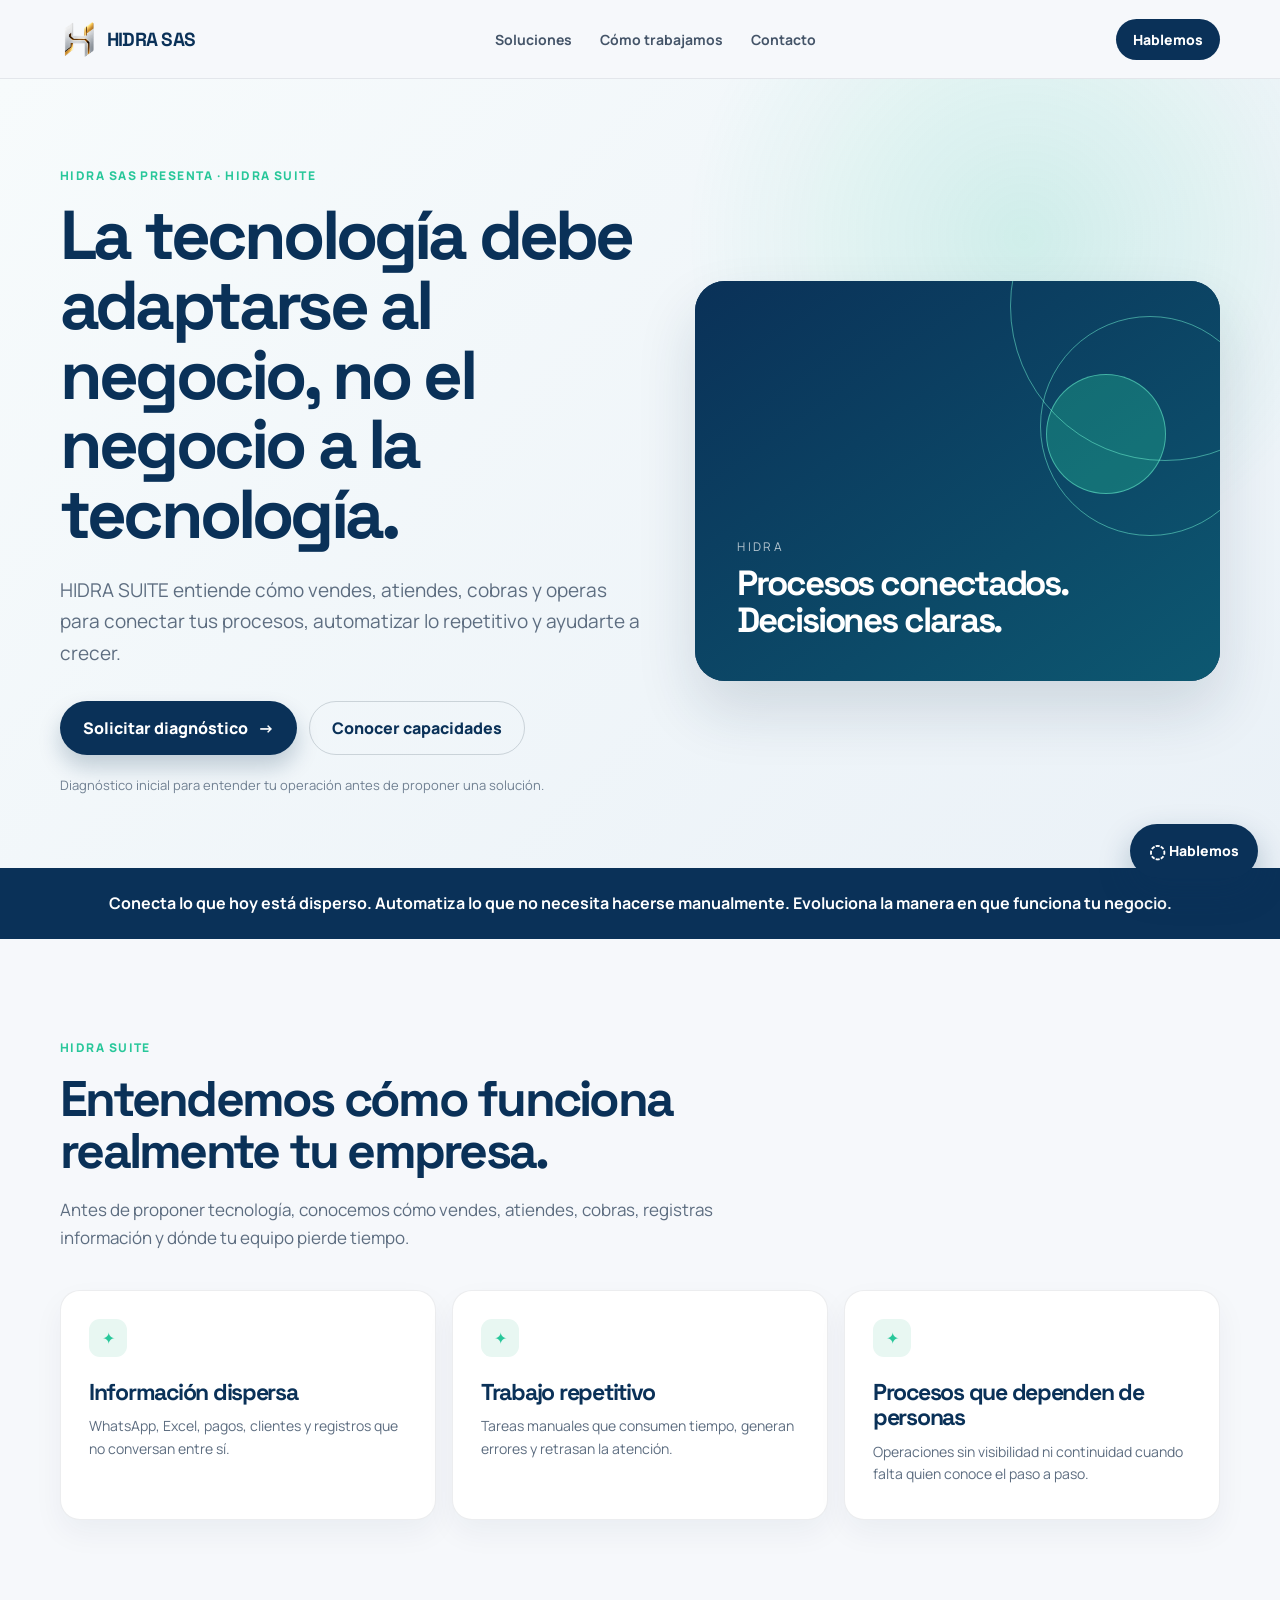
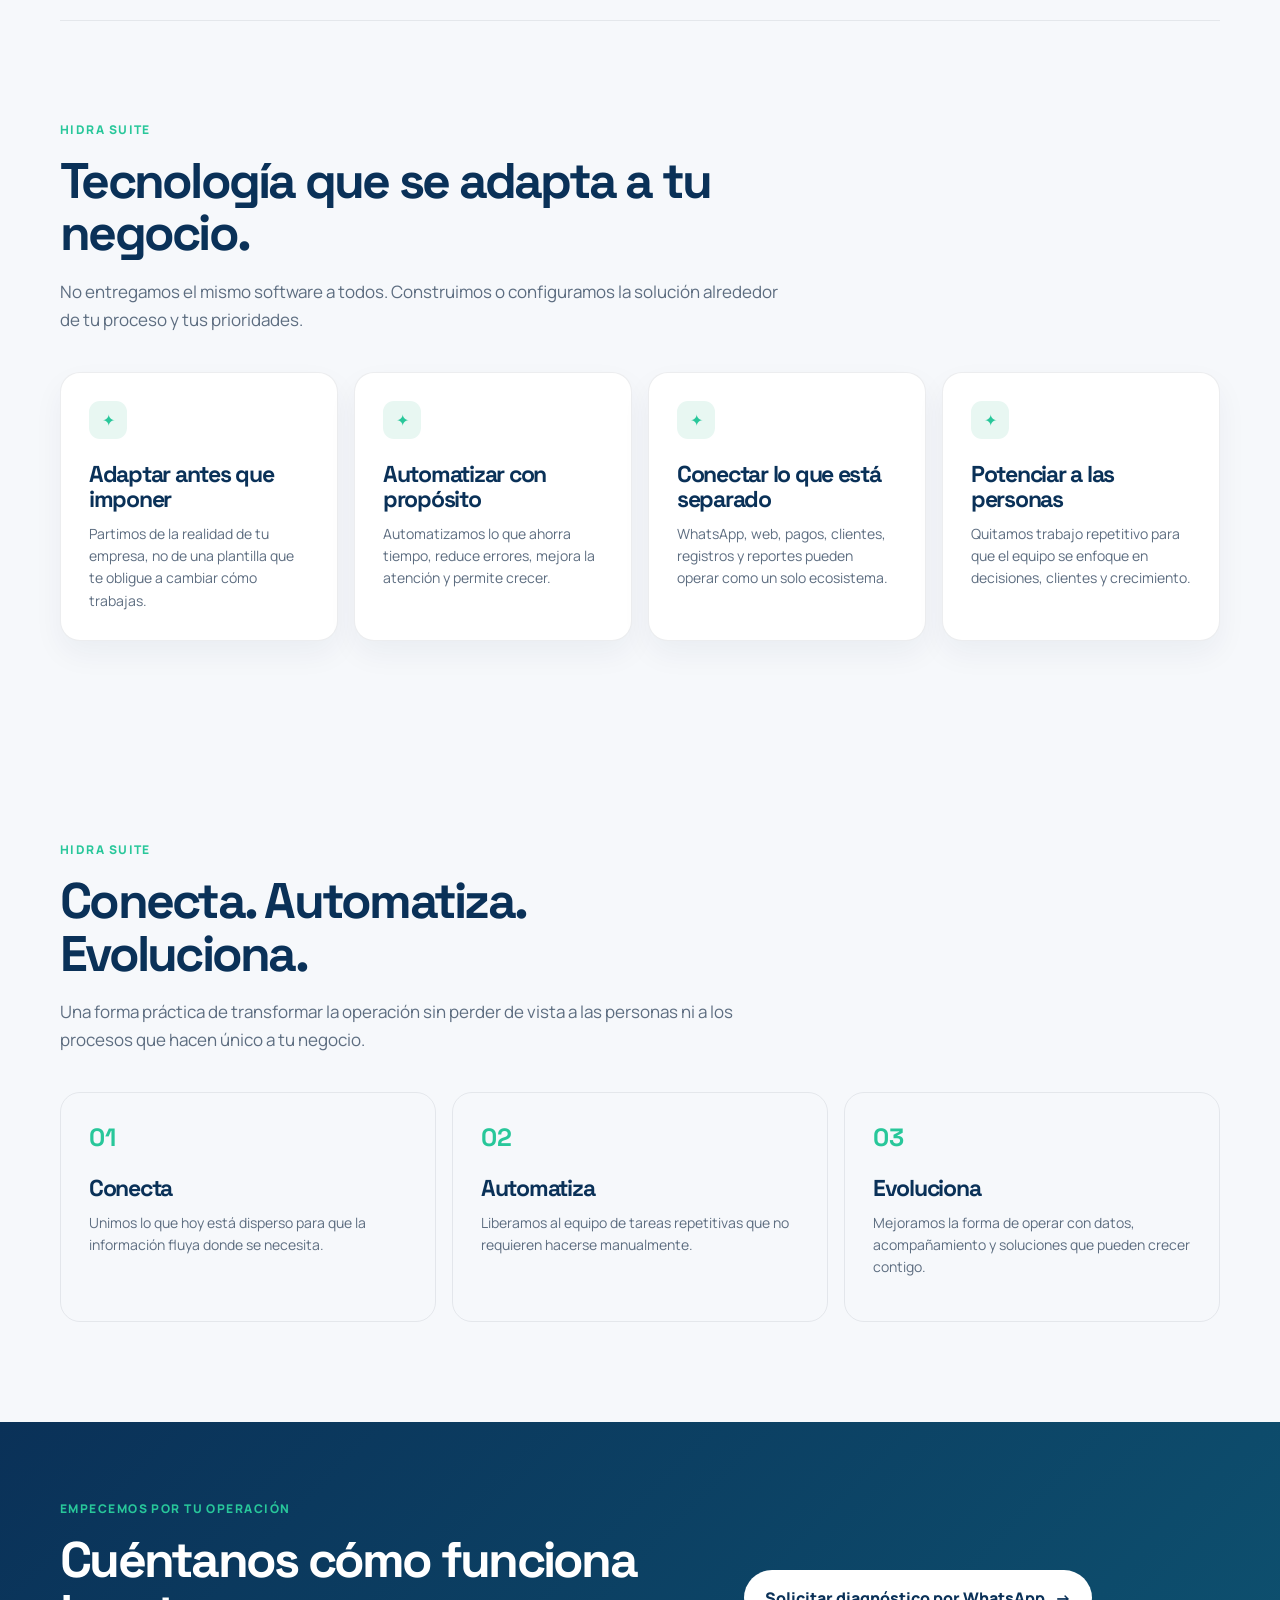
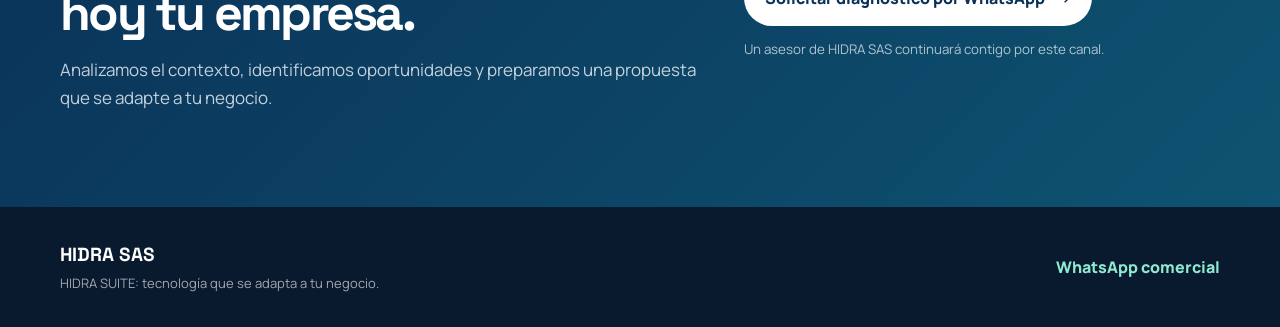
<file: index.html>
<!doctype html>
<html lang="es">
  <head>
    <meta charset="utf-8" />
    <meta name="viewport" content="width=device-width, initial-scale=1" />
    <meta name="theme-color" content="#071b35" />
    <meta name="description" content="HIDRA SAS presenta HIDRA SUITE: tecnología que se adapta a la operación real de cada empresa." />
    <meta property="og:title" content="HIDRA SAS | HIDRA SUITE" />
    <meta property="og:description" content="Conecta. Automatiza. Evoluciona." />
    <meta property="og:image" content="/hidra-sas-logo.png" />
    <meta property="og:type" content="website" />
    <meta name="twitter:card" content="summary_large_image" />
    <title>HIDRA SAS | HIDRA SUITE</title>
    <link rel="icon" href="/hidra-sas-logo.png" />
    <link rel="preconnect" href="https://fonts.googleapis.com" />
    <link rel="preconnect" href="https://fonts.gstatic.com" crossorigin />
    <link href="https://fonts.googleapis.com/css2?family=Manrope:wght@400;500;600;700;800&family=Space+Grotesk:wght@500;600;700&display=swap" rel="stylesheet" />
    <link rel="stylesheet" href="/suite.css" />
    <script src="/config.js"></script>
  </head>
  <body>
    <main id="app" aria-live="polite"></main>
    <script>
      (function () {
        var path = String(window.location.pathname || "/").replace(/\/+$/, "") || "/";
        var script = document.createElement("script");
        script.defer = true;

        if (path === "/" || path === "/index.html") {
          window.__HIDRA_SUITE_CONFIG__ = {
            apiBaseUrl: String(window.HIDRA_API_BASE_URL || "").trim(),
            slug: "hidra-suite"
          };
          script.src = "/suite.js";
        } else if (path.indexOf("/negocio/") === 0 || path.indexOf("/retail/") === 0) {
          script.src = "/negocio-app.js";
        } else {
          window.__PUBLIC_SITE_CONFIG__ = {
            apiBaseUrl: String(window.HIDRA_API_BASE_URL || "").trim(),
            mode: "raffles"
          };
          var font = document.createElement("link");
          font.rel = "stylesheet";
          font.href = "https://fonts.googleapis.com/css2?family=Poppins:wght@400;500;700;800;900&display=swap";
          document.head.appendChild(font);
          var stylesheet = document.createElement("link");
          stylesheet.rel = "stylesheet";
          stylesheet.href = "/raffles.css";
          document.head.appendChild(stylesheet);
          script.src = "/raffles-app.js";
        }

        document.head.appendChild(script);
      })();
    </script>
  </body>
</html>
</file>
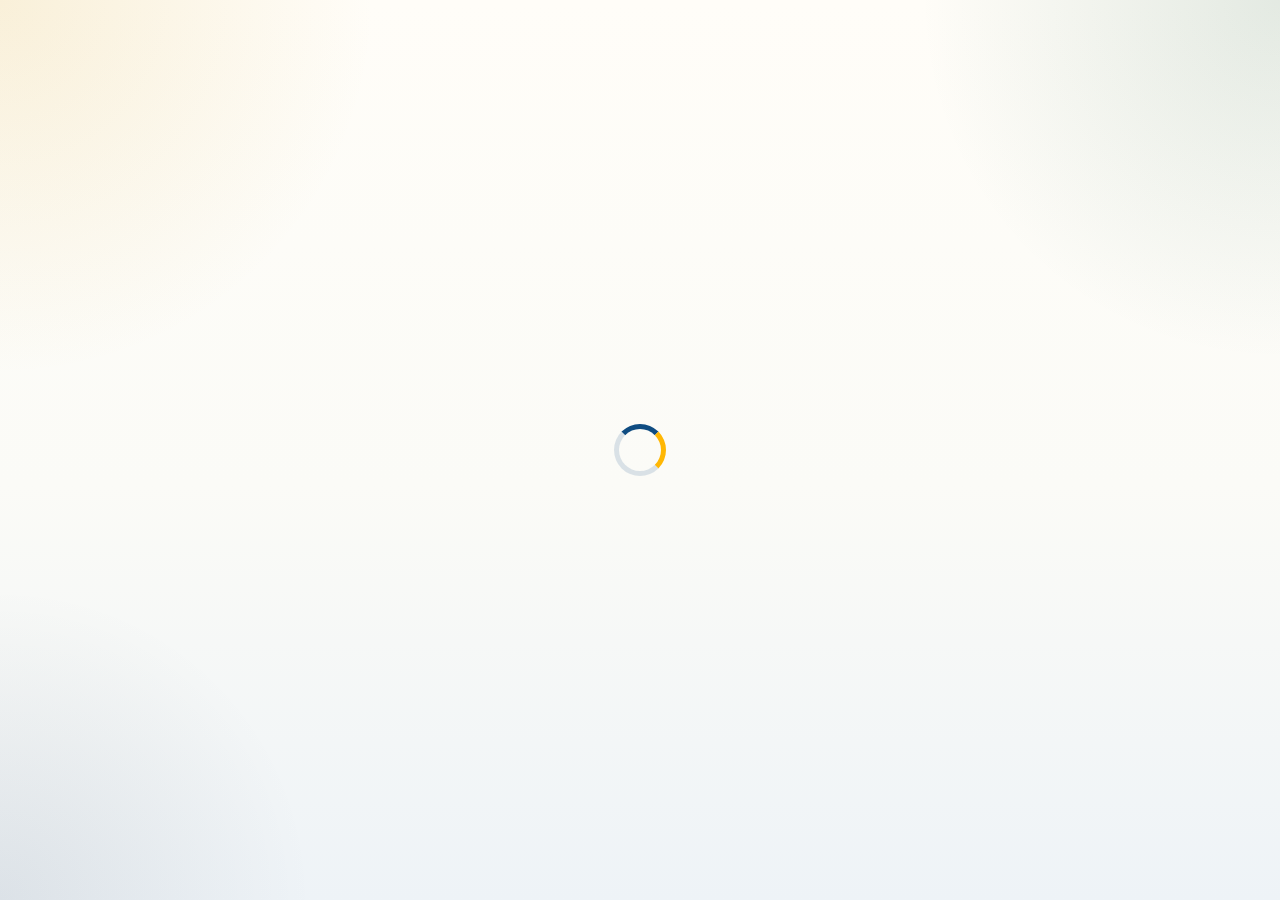
<file: elagropecuario/index.html>
<!doctype html>
<html lang="es">
  <head>
    <meta charset="utf-8" />
    <meta name="viewport" content="width=device-width, initial-scale=1" />
    <meta name="theme-color" content="#0f172a" />
    <title>El Agropecuario</title>
    <link rel="icon" href="/logo.png" />
    <link rel="preconnect" href="https://fonts.googleapis.com" />
    <link rel="preconnect" href="https://fonts.gstatic.com" crossorigin />
    <link href="https://fonts.googleapis.com/css2?family=Poppins:wght@400;500;700;800;900&display=swap" rel="stylesheet" />
    <link rel="stylesheet" href="/raffles.css" />
    <script src="/config.js"></script>
    <script>
      window.__PUBLIC_SITE_CONFIG__ = {
        apiBaseUrl: String(window.HIDRA_API_BASE_URL || "").trim(),
        mode: "raffles"
      };
    </script>
    <script defer src="/raffles-app.js"></script>
  </head>
  <body>
    <div id="app">
      <div class="loading-shell">
        <div class="loading-card">
          <div class="loading-badge">Cargando sitio publico</div>
          <h1>Preparando tu pagina de rifas</h1>
          <p>Estamos leyendo la configuracion del sorteo.</p>
        </div>
      </div>
    </div>
  </body>
</html>
</file>
<file: suite.css>
:root { color-scheme: light; }
* { box-sizing: border-box; }
html { scroll-behavior: smooth; }
body { margin: 0; background: #f6f8fb; color: #11233a; font-family: Manrope, Arial, sans-serif; }
a { color: inherit; text-decoration: none; }
.corporate-page { --ink: #11233a; --muted: #5d6d80; --pale: #e8f7f2; overflow: hidden; }
.corporate-shell { width: min(1160px, calc(100% - 40px)); margin: 0 auto; }
.corporate-header { position: sticky; top: 0; z-index: 20; background: rgba(246,248,251,.92); backdrop-filter: blur(14px); border-bottom: 1px solid rgba(17,35,58,.08); }
.nav-wrap { height: 78px; display: flex; align-items: center; justify-content: space-between; gap: 24px; }
.brand { display: inline-flex; align-items: center; gap: 10px; font-family: "Space Grotesk", sans-serif; font-size: 19px; font-weight: 700; letter-spacing: -.04em; color: var(--brand); }
.brand img { width: 37px; height: 37px; object-fit: contain; border-radius: 9px; }
nav { display: flex; gap: 28px; color: #445468; font-size: 14px; font-weight: 700; }
nav a:hover { color: var(--brand); }
.nav-cta, .button-primary, .button-secondary, .button-light { display: inline-flex; align-items: center; justify-content: center; gap: 10px; border-radius: 999px; font-weight: 800; transition: transform .2s ease, box-shadow .2s ease; }
.nav-cta { padding: 11px 17px; background: var(--brand); color: white; font-size: 14px; }
.hero { background: radial-gradient(circle at 80% 20%, rgba(40,199,154,.16), transparent 28%), linear-gradient(135deg, #f7fbfc 0%, #eaf1f7 100%); padding: 88px 0 74px; }
.hero-grid { display: grid; grid-template-columns: 1.05fr .95fr; align-items: center; gap: 55px; }
.eyebrow { color: var(--accent); font-size: 12px; font-weight: 800; letter-spacing: .12em; margin: 0 0 17px; }
h1, h2, h3 { font-family: "Space Grotesk", sans-serif; letter-spacing: -.055em; }
h1 { font-size: clamp(42px, 5.4vw, 70px); line-height: 1.01; margin: 0; color: var(--brand); max-width: 740px; }
.hero-text { max-width: 630px; margin: 25px 0 0; color: var(--muted); font-size: 19px; line-height: 1.65; }
.hero-actions { display: flex; flex-wrap: wrap; gap: 12px; margin-top: 32px; }
.button-primary { padding: 16px 23px; background: var(--brand); color: #fff; box-shadow: 0 12px 22px rgba(10,49,88,.22); }
.button-secondary { padding: 15px 22px; border: 1px solid rgba(17,35,58,.17); color: var(--brand); }
.button-primary:hover, .button-secondary:hover, .button-light:hover, .nav-cta:hover { transform: translateY(-2px); }
.hero-note { font-size: 13px; color: #708092; margin: 21px 0 0; }
.hero-visual { min-height: 400px; border-radius: 30px; overflow: hidden; box-shadow: 0 30px 60px rgba(21,48,75,.14); background: var(--brand); }
.hero-visual img { width: 100%; height: 100%; min-height: 400px; object-fit: cover; display: block; }
.visual-placeholder { position: relative; height: 400px; display: flex; flex-direction: column; justify-content: flex-end; padding: 42px; overflow: hidden; color: white; background: linear-gradient(145deg, var(--brand), #0d5871); }
.visual-placeholder span { font-size: 12px; letter-spacing: .2em; opacity: .7; }
.visual-placeholder strong { font-family: "Space Grotesk", sans-serif; font-size: 35px; line-height: 1.05; letter-spacing: -.06em; margin-top: 10px; position: relative; z-index: 2; }
.visual-placeholder i { position: absolute; border: 1px solid rgba(120,255,218,.48); border-radius: 50%; width: 310px; height: 310px; top: -130px; right: -100px; }.visual-placeholder i:nth-child(3){width:220px;height:220px;top:35px;right:-40px}.visual-placeholder i:nth-child(4){width:120px;height:120px;top:93px;right:54px;background:rgba(42,205,157,.3)}
.trust-band { background: var(--brand); color: white; padding: 23px 0; }.trust-band p { margin: 0; text-align: center; font-weight: 700; line-height: 1.55; }
.corporate-section { padding: 100px 0; width: min(1160px, calc(100% - 40px)); margin: 0 auto; }.corporate-section:nth-child(even) { border-top: 1px solid rgba(17,35,58,.08); }
.section-heading { max-width: 720px; margin-bottom: 38px; }.section-heading h2, .diagnostic-inner h2 { font-size: clamp(32px, 4vw, 50px); line-height: 1.05; margin: 0; color: var(--brand); }.section-heading > p:not(.eyebrow) { color: var(--muted); font-size: 17px; line-height: 1.65; margin: 18px 0 0; }
.corporate-cards { display: grid; grid-template-columns: repeat(auto-fit, minmax(240px, 1fr)); gap: 16px; }.corporate-card { background: white; padding: 28px; min-height: 230px; border: 1px solid rgba(17,35,58,.08); border-radius: 20px; box-shadow: 0 13px 30px rgba(22,45,70,.05); }.card-spark { display: grid; place-items: center; width: 38px; height: 38px; color: var(--accent); background: var(--pale); border-radius: 11px; }.corporate-card h3 { font-size: 23px; line-height: 1.1; margin: 23px 0 10px; color: var(--brand); }.corporate-card p { margin: 0; color: var(--muted); line-height: 1.6; font-size: 14px; }.step-number { color: var(--accent); font-family: "Space Grotesk", sans-serif; font-weight: 700; font-size: 25px; }.is-steps .corporate-card { background: transparent; box-shadow: none; }.corporate-note { border: 1px dashed #aebdcb; padding: 22px; color: var(--muted); border-radius: 16px; }
.diagnostic-cta { background: linear-gradient(135deg, var(--brand), #0e5371); color: white; padding: 78px 0; }.diagnostic-inner { display:grid; grid-template-columns: 1.15fr .85fr; gap:40px; align-items:center; }.diagnostic-inner h2 { color:white; }.diagnostic-inner > div:first-child > p:not(.eyebrow) { color:rgba(255,255,255,.76); font-size:17px; line-height:1.65; max-width:690px; }.button-light { background:white; color:var(--brand); padding:17px 21px; }.diagnostic-inner small { display:block; margin-top:14px; color:rgba(255,255,255,.68); line-height:1.5; }
.faq-section { padding-bottom: 84px; }.faq-list { display:grid; gap:10px; max-width:850px; }.faq-list details { background:white; padding:19px 20px; border-radius:14px; border:1px solid rgba(17,35,58,.09); }.faq-list summary { cursor:pointer; color:var(--brand); font-weight:800; }.faq-list p { color:var(--muted); line-height:1.6; margin:14px 0 0; }
footer { background:#091a2e; color:white; padding:35px 0; }.footer-inner { display:flex; justify-content:space-between; gap:24px; align-items:center; }.footer-inner strong { font-family:"Space Grotesk",sans-serif; font-size:19px; }.footer-inner p { color:rgba(255,255,255,.62); margin:7px 0 0; font-size:13px; }.footer-inner a { color:#8ee9d0; font-weight:800; }
@media (max-width: 820px) { .corporate-header { position:relative; }.nav-wrap{height:68px}.nav-wrap nav{display:none}.hero{padding:58px 0 48px}.hero-grid,.diagnostic-inner{grid-template-columns:1fr;gap:35px}.hero-visual,.hero-visual img,.visual-placeholder{min-height:300px;height:300px}.corporate-section{padding:68px 0}.corporate-cards{grid-template-columns:1fr}.corporate-card{min-height:0}.footer-inner{align-items:flex-start;flex-direction:column}.hero-text{font-size:17px} }
@media (max-width: 440px) { .corporate-shell,.corporate-section{width:min(100% - 28px,1160px)}.brand{font-size:17px}.nav-cta{padding:9px 13px}.hero-actions > a{width:100%}.visual-placeholder{padding:28px}.visual-placeholder strong{font-size:29px} }
.hs-chat{position:fixed;right:22px;bottom:22px;z-index:50}.hs-chat-launcher{border:0;border-radius:999px;background:var(--brand,#0a3158);box-shadow:0 14px 32px rgba(10,49,88,.28);color:#fff;cursor:pointer;font:800 14px Manrope,Arial;padding:14px 19px}.hs-chat-launcher span{font-size:19px;vertical-align:-2px}.hs-chat-panel{position:absolute;right:0;bottom:62px;width:min(390px,calc(100vw - 30px));overflow:hidden;background:#fff;border:1px solid rgba(17,35,58,.13);border-radius:20px;box-shadow:0 24px 70px rgba(8,25,47,.28)}.hs-chat-panel[hidden]{display:none}.hs-chat-panel header{display:flex;align-items:center;justify-content:space-between;padding:16px 18px;background:var(--brand,#0a3158);color:#fff}.hs-chat-panel header strong,.hs-chat-panel header span{display:block}.hs-chat-panel header strong{font-size:14px}.hs-chat-panel header span{margin-top:3px;color:rgba(255,255,255,.72);font-size:12px}.hs-chat-panel header button{border:0;background:transparent;color:#fff;cursor:pointer;font-size:26px;line-height:1}.hs-chat-content{padding:15px}.hs-chat-intro p{color:#52647e;font-size:14px;line-height:1.55;margin:0 0 15px}.hs-chat-intro label{display:block;color:#33465e;font-size:12px;font-weight:800;margin:10px 0}.hs-chat input,.hs-chat textarea{width:100%;border:1px solid #d9e1eb;border-radius:10px;font:14px Manrope,Arial;margin-top:5px;padding:10px;resize:none}.hs-chat form button{border:0;border-radius:10px;background:var(--brand,#0a3158);color:#fff;cursor:pointer;font:800 13px Manrope,Arial;padding:11px 14px;width:100%}.hs-chat form button:disabled{opacity:.6;cursor:wait}.hs-chat-messages{display:grid;gap:9px;height:300px;overflow-y:auto;padding:2px}.hs-chat-bubble{max-width:86%;border-radius:13px;font-size:13px;line-height:1.45;padding:10px 12px;white-space:pre-wrap}.hs-chat-bubble.is-agent{background:#edf3f8;color:#25394f;justify-self:start}.hs-chat-bubble.is-customer{background:var(--brand,#0a3158);color:#fff;justify-self:end}.hs-chat-composer{display:grid;grid-template-columns:1fr auto;gap:8px;margin-top:11px}.hs-chat-composer button{width:auto;padding:0 14px}@media(max-width:440px){.hs-chat{right:14px;bottom:14px}.hs-chat-panel{right:-2px;bottom:58px}.hs-chat-messages{height:260px}}
</file>
<file: raffles.css>
:root {
  --bg: #fffdf8;
  --surface: rgba(255, 255, 255, 0.94);
  --surface-strong: #ffffff;
  --text: #102238;
  --muted: #5b6678;
  --primary: #08192f;
  --secondary: #d6a11e;
  --accent: #1d5f46;
  --line: rgba(11, 35, 64, 0.1);
  --shadow: 0 18px 50px rgba(11, 35, 64, 0.12);
  --radius-xl: 30px;
  --radius-lg: 22px;
  --radius-md: 16px;
}

* {
  box-sizing: border-box;
}

html {
  scroll-behavior: smooth;
}

body {
  margin: 0;
  font-family: "Poppins", sans-serif;
  background:
    radial-gradient(circle at top left, rgba(214, 161, 30, 0.14), transparent 24%),
    radial-gradient(circle at top right, rgba(29, 95, 70, 0.12), transparent 23%),
    radial-gradient(circle at bottom left, rgba(8, 25, 47, 0.08), transparent 20%),
    linear-gradient(180deg, #fffdf8 0%, #fbfbf7 54%, #eef3f7 100%);
  color: var(--text);
}

a {
  color: inherit;
}

button {
  font: inherit;
}

.page {
  min-height: 100vh;
}

.shell {
  width: min(1240px, calc(100% - 32px));
  margin: 0 auto;
}

.topbar {
  position: sticky;
  top: 0;
  z-index: 50;
  overflow: hidden;
  background:
    linear-gradient(135deg, rgba(6, 18, 36, 0.995), rgba(10, 28, 48, 0.985) 52%, rgba(18, 68, 53, 0.965)),
    linear-gradient(180deg, rgba(255, 255, 255, 0.02), rgba(255, 255, 255, 0));
  border-bottom: 1px solid rgba(255, 216, 122, 0.18);
  box-shadow: 0 14px 34px rgba(8, 25, 47, 0.22);
  isolation: isolate;
}

.topbar::before {
  content: "";
  position: absolute;
  inset: 0;
  background:
    linear-gradient(
      90deg,
      rgba(255, 255, 255, 0) 0%,
      rgba(255, 255, 255, 0.03) 18%,
      rgba(255, 248, 214, 0.16) 31%,
      rgba(255, 216, 122, 0.22) 44%,
      rgba(255, 248, 214, 0.16) 57%,
      rgba(255, 255, 255, 0.03) 72%,
      rgba(255, 255, 255, 0) 100%
    );
  filter: blur(5px);
  opacity: 0.58;
  animation: topbarGlow 8s ease-in-out infinite;
  pointer-events: none;
}

.topbar::after {
  content: "";
  position: absolute;
  left: -40%;
  right: -40%;
  bottom: 0;
  height: 3px;
  background: linear-gradient(
    90deg,
    rgba(255, 255, 255, 0),
    rgba(255, 255, 255, 0.16),
    rgba(255, 255, 255, 0.8),
    rgba(255, 228, 153, 0.95),
    rgba(255, 255, 255, 0.8),
    rgba(255, 255, 255, 0.16),
    rgba(255, 255, 255, 0)
  );
  box-shadow: 0 0 16px rgba(255, 216, 122, 0.55);
  opacity: 0.92;
  animation: topbarSheen 5.4s ease-in-out infinite;
  pointer-events: none;
}

.page:not(.retail-page) .topbar-inner {
  display: grid;
  grid-template-columns: minmax(220px, 280px) minmax(0, 1fr) minmax(210px, 250px);
  align-items: center;
  gap: 10px;
  padding: 12px 0 14px;
}

.page:not(.retail-page) .topbar-main {
  display: contents;
}

.page:not(.retail-page) .topbar-main .brand {
  grid-column: 1;
}

.page:not(.retail-page) .topbar-main .top-actions {
  grid-column: 3;
  justify-self: end;
}

.page:not(.retail-page) .topbar-inner > .top-nav-desktop {
  grid-column: 2;
  grid-row: 1;
}

.page:not(.retail-page) .topbar-inner > .topbar-mobile-panel {
  grid-column: 1 / -1;
  grid-row: 2;
}

.topbar a[href="#faq"] {
  display: none;
}

.page:not(.retail-page) .topbar-main {
  align-items: center;
  gap: 18px;
  min-width: 0;
}

.brand {
  display: flex;
  align-items: center;
  gap: 14px;
  font-weight: 900;
  letter-spacing: -0.03em;
  color: #fff;
  flex: 0 0 auto;
}

.brand-mark {
  width: 86px;
  height: 86px;
  border-radius: 26px;
  background: linear-gradient(180deg, rgba(255, 255, 255, 0.12), rgba(255, 255, 255, 0.05));
  color: #fff;
  display: grid;
  place-items: center;
  font-weight: 900;
  box-shadow: 0 16px 30px rgba(8, 25, 47, 0.24);
  border: 1px solid rgba(255, 255, 255, 0.16);
}

.brand-name {
  font-size: 22px;
  line-height: 1.1;
  color: #fff;
  text-transform: uppercase;
  letter-spacing: 0.02em;
  text-shadow: 0 1px 0 rgba(0, 0, 0, 0.18);
}

.brand-subtitle {
  display: block;
  color: rgba(255, 255, 255, 0.72);
  font-weight: 500;
  font-size: 12px;
  margin-top: 3px;
}

.top-nav {
  display: flex;
  align-items: center;
  justify-content: center;
  gap: 12px;
  width: 100%;
  min-width: 0;
}

.top-nav-desktop {
  flex-wrap: wrap;
}

.top-nav a,
.top-nav-button {
  display: inline-flex;
  align-items: center;
  min-height: 40px;
  padding: 0 14px;
  color: rgba(255, 255, 255, 0.92);
  text-decoration: none;
  font-size: 13px;
  font-weight: 800;
  text-transform: uppercase;
  letter-spacing: 0.08em;
  white-space: nowrap;
  border-radius: 999px;
  border: 1px solid transparent;
  background: rgba(255, 255, 255, 0);
  transition:
    color 0.18s ease,
    transform 0.18s ease,
    background 0.18s ease,
    border-color 0.18s ease,
    box-shadow 0.18s ease;
}

.top-nav a:hover,
.top-nav-button:hover {
  color: #ffe08a;
  transform: translateY(-1px);
  background: rgba(255, 255, 255, 0.06);
  border-color: rgba(255, 216, 122, 0.18);
  box-shadow: 0 10px 18px rgba(8, 25, 47, 0.12);
}

.top-nav-button {
  appearance: none;
  cursor: pointer;
}

.top-actions {
  display: flex;
  align-items: center;
  gap: 10px;
  flex-wrap: wrap;
  flex: 0 0 auto;
}

.topbar-menu-toggle {
  display: none;
  background: rgba(255, 255, 255, 0.08);
  color: #fff;
  border: 1px solid rgba(255, 255, 255, 0.16);
  box-shadow: none;
  padding: 10px 14px;
  border-radius: 999px;
}

.topbar-menu-toggle:hover {
  background: rgba(255, 255, 255, 0.12);
  border-color: rgba(255, 255, 255, 0.24);
}

.topbar-menu-icon {
  display: inline-grid;
  place-items: center;
  width: 20px;
  height: 20px;
  font-size: 20px;
  line-height: 1;
  color: #fff;
}

.topbar-menu-label {
  font-size: 12px;
  font-weight: 800;
  letter-spacing: 0.08em;
  text-transform: uppercase;
}

.topbar-mobile-panel {
  display: none;
}

.topbar.is-menu-open .topbar-mobile-panel {
  display: grid;
}

.topbar-mobile-panel a,
.topbar-mobile-results {
  display: flex;
  align-items: center;
  justify-content: space-between;
  padding: 13px 15px;
  border-radius: 16px;
  text-decoration: none;
  font-size: 13px;
  font-weight: 800;
  letter-spacing: 0.06em;
  text-transform: uppercase;
  color: rgba(255, 255, 255, 0.94);
  background: rgba(255, 255, 255, 0.05);
  border: 1px solid rgba(255, 216, 122, 0.12);
}

.topbar-mobile-results {
  width: 100%;
  cursor: pointer;
  margin-top: 8px;
}

.topbar-mobile-panel a + a {
  margin-top: 8px;
}

.pill {
  padding: 10px 14px;
  border-radius: 999px;
  background: rgba(255, 255, 255, 0.7);
  border: 1px solid rgba(15, 23, 42, 0.08);
  font-size: 13px;
  font-weight: 700;
  color: var(--muted);
}

.button {
  display: inline-flex;
  align-items: center;
  justify-content: center;
  gap: 10px;
  padding: 14px 18px;
  border-radius: 16px;
  border: 1px solid transparent;
  text-decoration: none;
  font-weight: 800;
  transition: transform 0.18s ease, box-shadow 0.18s ease, background 0.18s ease;
  cursor: pointer;
}

.button:hover {
  transform: translateY(-1px);
}

.button:disabled,
.button.is-disabled {
  opacity: 0.55;
  pointer-events: none;
  transform: none;
}

.button.primary {
  background: linear-gradient(135deg, #0b2340, #1f7a4d);
  color: #fff;
  box-shadow: 0 14px 28px rgba(11, 35, 64, 0.2);
}

.topbar-cta {
  background: transparent;
  color: #ffffff;
  border-radius: 999px;
  border: 1px solid rgba(255, 255, 255, 0.16);
  box-shadow: none;
  padding: 10px 12px 10px 10px;
  gap: 8px;
}

.topbar-cta:hover {
  background: rgba(255, 255, 255, 0.05);
  border-color: rgba(255, 255, 255, 0.26);
}

.button.secondary {
  background: rgba(255, 255, 255, 0.92);
  color: var(--primary);
  border-color: rgba(15, 23, 42, 0.12);
}

.button.gold {
  background: linear-gradient(135deg, #f3c756, #d79f22);
  color: #08192f;
  box-shadow: 0 14px 30px rgba(214, 161, 30, 0.22);
  text-shadow: 0 1px 0 rgba(255, 255, 255, 0.2);
}

.button.gold:hover {
  background: linear-gradient(135deg, #f7d16d, #e0ab2f);
  color: #08192f;
}

.button.whatsapp {
  background: linear-gradient(135deg, #25d366, #1f7a4d);
  color: #fff;
  box-shadow: 0 14px 30px rgba(37, 211, 102, 0.28);
}

.button.whatsapp:hover {
  background: linear-gradient(135deg, #39e07b, #14a36a);
}

.whatsapp-icon {
  display: inline-grid;
  place-items: center;
  width: 22px;
  height: 22px;
  flex: 0 0 auto;
  color: #111111;
  filter: drop-shadow(0 1px 0 rgba(255, 255, 255, 0.28));
}

.whatsapp-icon svg {
  width: 22px;
  height: 22px;
  display: block;
}

.hero {
  padding: 26px 0 14px;
}

.hero-card {
  position: relative;
  overflow: hidden;
  border-radius: 36px;
  background:
    linear-gradient(135deg, rgba(8, 25, 47, 0.97), rgba(12, 34, 58, 0.93) 54%, rgba(29, 95, 70, 0.9)),
    radial-gradient(circle at top right, rgba(214, 161, 30, 0.28), transparent 30%),
    radial-gradient(circle at bottom left, rgba(255, 255, 255, 0.1), transparent 28%);
  color: white;
  box-shadow: var(--shadow);
  border: 1px solid rgba(255, 255, 255, 0.08);
}

.hero-grid {
  display: grid;
  grid-template-columns: 0.9fr 1.1fr;
  gap: 24px;
  align-items: center;
  padding: 36px;
}

.hero-copy {
  display: grid;
  align-content: center;
  justify-items: center;
  gap: 6px;
}

.hero-company-line {
  position: relative;
  width: 100%;
  margin-bottom: 6px;
  color: #fffdf4;
  font-family: Georgia, "Times New Roman", serif;
  font-size: clamp(18px, 1.75vw, 26px);
  line-height: 1;
  font-weight: 700;
  letter-spacing: 0.03em;
  text-transform: uppercase;
  text-align: center;
  white-space: nowrap;
  text-shadow: 0 8px 18px rgba(0, 0, 0, 0.18);
}

.hero-company-line::after {
  content: "";
  position: absolute;
  left: 50%;
  bottom: -8px;
  width: min(340px, 62%);
  height: 2px;
  border-radius: 999px;
  background: linear-gradient(90deg, rgba(255, 255, 255, 0), rgba(255, 224, 138, 0.92), rgba(255, 255, 255, 0));
  transform: translateX(-50%);
}

.hero-brand {
  display: flex;
  justify-content: center;
  align-items: center;
  gap: 14px;
  width: 100%;
  margin: 16px 0 2px;
}

.hero-brand-mark {
  width: 324px;
  height: 324px;
  border-radius: 44px;
  overflow: hidden;
  background: rgba(255, 255, 255, 0.1);
  border: 1px solid rgba(255, 255, 255, 0.16);
  box-shadow: 0 34px 62px rgba(8, 25, 47, 0.28);
  flex: 0 0 auto;
}

.hero-brand-mark img {
  width: 100%;
  height: 100%;
  object-fit: cover;
  display: block;
}

.eyebrow {
  display: inline-flex;
  align-items: center;
  gap: 8px;
  padding: 10px 14px;
  border-radius: 999px;
  background: rgba(255, 255, 255, 0.08);
  color: #fff4cc;
  font-size: 13px;
  font-weight: 800;
}

.hero-cta-note {
  margin-top: 12px;
}

.hero-slogan {
  margin: 16px 0 0;
  max-width: 100%;
  text-align: center;
  color: #fff9e1;
  font-size: clamp(16px, 1.65vw, 20px);
  line-height: 1.02;
  letter-spacing: -0.03em;
  font-weight: 600;
  white-space: nowrap;
  text-shadow: none;
}

.hero-raffle-greeting {
  margin-top: 12px;
  max-width: min(540px, 100%);
  padding: 12px 16px;
  border-radius: 18px;
  border: 1px solid rgba(255, 248, 225, 0.22);
  background: linear-gradient(135deg, rgba(15, 23, 42, 0.28), rgba(15, 23, 42, 0.14));
  color: #fff9e1;
  text-align: center;
  font-size: clamp(14px, 1.55vw, 17px);
  line-height: 1.45;
  font-weight: 600;
  box-shadow: 0 12px 26px rgba(15, 23, 42, 0.12);
  backdrop-filter: blur(10px);
}

.hero-actions {
  display: flex;
  gap: 12px;
  flex-wrap: wrap;
  margin-top: 18px;
  justify-content: center;
}

.hero-trustline {
  display: flex;
  flex-wrap: wrap;
  gap: 10px;
  margin-top: 18px;
  justify-content: center;
}

.hero-trustline span {
  display: inline-flex;
  align-items: center;
  min-height: 38px;
  padding: 9px 13px;
  border-radius: 999px;
  background: rgba(255, 255, 255, 0.08);
  border: 1px solid rgba(255, 255, 255, 0.1);
  color: rgba(255, 255, 255, 0.9);
  font-size: 12px;
  font-weight: 700;
}

.hero-secondary {
  background: rgba(255, 255, 255, 0.9);
  color: #0b2340;
  border-color: rgba(255, 255, 255, 0.24);
  box-shadow: 0 10px 22px rgba(8, 25, 47, 0.12);
}

.hero-secondary:hover {
  background: #ffffff;
  color: #08192f;
}

.overlay-label {
  display: inline-flex;
  align-items: center;
  padding: 7px 11px;
  border-radius: 999px;
  background: rgba(255, 255, 255, 0.12);
  border: 1px solid rgba(255, 255, 255, 0.16);
  color: #ffe08a;
  font-size: 11px;
  font-weight: 800;
  letter-spacing: 0.04em;
  text-transform: uppercase;
}

.overlay-label-featured {
  background: rgba(255, 216, 122, 0.16);
}

.overlay-meta {
  display: flex;
  flex-wrap: wrap;
  gap: 8px;
  margin-top: 10px;
}

.overlay-meta span {
  display: inline-flex;
  align-items: center;
  padding: 8px 10px;
  border-radius: 999px;
  background: rgba(255, 255, 255, 0.08);
  border: 1px solid rgba(255, 255, 255, 0.1);
  color: rgba(255, 255, 255, 0.88);
  font-size: 12px;
  font-weight: 700;
}

.hero-media {
  min-height: 520px;
  border-radius: 32px;
  background: rgba(255, 255, 255, 0.06);
  border: 1px solid rgba(255, 255, 255, 0.08);
  overflow: hidden;
  position: relative;
  box-shadow: 0 30px 70px rgba(0, 0, 0, 0.2);
}

.hero-media-with-footer {
  display: grid;
  grid-template-rows: minmax(0, 1fr) auto;
}

.hero-media img,
.hero-media video {
  width: 100%;
  height: 100%;
  object-fit: cover;
  display: block;
}

.hero-media .embedded-video {
  width: 100%;
  height: 100%;
  border: 0;
  display: block;
  background: #000;
}

.hero-media .overlay {
  position: relative;
  inset: auto;
  width: 100%;
  background: linear-gradient(180deg, rgba(8, 25, 47, 0.96), rgba(12, 34, 58, 0.92));
  border-top: 1px solid rgba(255, 255, 255, 0.14);
  border-radius: 0;
  padding: 16px 18px 14px;
  color: white;
  backdrop-filter: blur(10px);
  display: grid;
  gap: 12px;
}

.hero-media .hero-media-footer {
  align-self: stretch;
}

.hero-media-with-footer .overlay-top {
  grid-template-columns: 1fr;
  gap: 10px;
}

.hero-media-with-footer .overlay-actions {
  justify-content: flex-start;
  margin-top: 2px;
}

.hero-media-with-footer .hero-buy-button {
  min-width: 180px;
}

.hero-media-with-footer .overlay strong {
  font-size: 24px;
  line-height: 1.02;
}

.hero-media-with-footer .overlay-description {
  font-size: 14px;
}

.hero-media .overlay-top {
  display: grid;
  grid-template-columns: minmax(0, 1fr) auto;
  gap: 14px;
  align-items: start;
}

.hero-media .overlay-copy {
  min-width: 0;
}

.hero-media .overlay strong {
  display: block;
  margin-top: 8px;
  font-size: 23px;
  line-height: 1.02;
  letter-spacing: -0.04em;
}

.hero-media .overlay-description {
  margin-top: 8px;
  color: rgba(255, 255, 255, 0.78);
  font-size: 14px;
  line-height: 1.45;
}

.hero-media .overlay-actions {
  display: flex;
  justify-content: flex-end;
  align-self: start;
  margin-top: 0;
}

.hero-media .overlay-actions .hero-buy-button {
  min-width: 160px;
  justify-content: center;
}

.hero-media .raffle-progress {
  grid-area: auto;
  width: 100%;
  justify-self: stretch;
}

.section {
  padding: 34px 0;
}

.section-head {
  display: flex;
  justify-content: space-between;
  align-items: end;
  gap: 16px;
  margin-bottom: 18px;
}

.section-head h2 {
  margin: 0;
  font-size: 34px;
  line-height: 1.05;
  letter-spacing: -0.04em;
}

.section-head p {
  margin: 8px 0 0;
  color: var(--muted);
  max-width: 62ch;
}

.section-group {
  display: grid;
  gap: 16px;
  margin-bottom: 26px;
}

.section-group:last-child {
  margin-bottom: 0;
}

.section-head-small {
  margin-bottom: 0;
}

.section-head-small h3 {
  margin: 0;
  font-size: 26px;
  line-height: 1.05;
  letter-spacing: -0.04em;
}

.section-head-small p {
  margin-top: 6px;
  max-width: 58ch;
}

.section-scroll-hint {
  flex: 0 0 auto;
  align-self: center;
  padding: 10px 14px;
  border-radius: 999px;
  background: rgba(15, 23, 42, 0.06);
  border: 1px solid rgba(15, 23, 42, 0.08);
  color: var(--primary);
  font-size: 12px;
  font-weight: 800;
  white-space: nowrap;
}

.raffle-price-summary {
  margin: 0;
  color: var(--muted);
  font-size: 13px;
  line-height: 1.5;
  font-weight: 700;
}

.raffle-price-label {
  margin: 10px 0 6px;
  color: #0f4c81;
  font-size: 11px;
  font-weight: 800;
  letter-spacing: 0.04em;
  text-transform: uppercase;
}

.selector-price-summary {
  color: var(--primary);
  padding: 12px 14px;
  border-radius: 16px;
  background: rgba(15, 23, 42, 0.04);
  border: 1px solid rgba(15, 23, 42, 0.08);
}

.selector-price-label {
  color: rgba(15, 23, 42, 0.72);
}

.grid-3 {
  display: grid;
  grid-template-columns: repeat(3, minmax(0, 1fr));
  gap: 18px;
}

.raffles-grid {
  display: grid;
  grid-template-columns: repeat(auto-fit, minmax(320px, 1fr));
  gap: 24px;
}

.raffle-showcase-grid {
  max-width: 1200px;
}

.raffle-showcase {
  display: grid;
  gap: 16px;
  max-width: 980px;
  margin: 0 auto;
}

.raffle-carousel {
  display: grid;
  gap: 12px;
}

.raffle-carousel-stage {
  position: relative;
  min-height: 620px;
  overflow: hidden;
  perspective: 1400px;
}

.raffle-carousel-slide {
  position: absolute;
  inset: 0;
  opacity: 0;
  transform: translateX(24%) scale(0.97);
  filter: blur(2px);
  transition:
    transform 1.05s cubic-bezier(0.22, 1, 0.36, 1),
    opacity 1.05s cubic-bezier(0.22, 1, 0.36, 1),
    filter 1.05s cubic-bezier(0.22, 1, 0.36, 1);
  pointer-events: none;
  will-change: transform, opacity, filter;
}

.raffle-carousel-slide .raffle-feature {
  height: 100%;
}

.raffle-carousel-card {
  display: grid;
  grid-template-columns: minmax(0, 0.98fr) minmax(0, 1.02fr);
  gap: 0;
  height: 100%;
  overflow: hidden;
  border-radius: 30px;
  background: rgba(255, 255, 255, 0.97);
  border: 1px solid rgba(15, 23, 42, 0.08);
  box-shadow: 0 24px 60px rgba(15, 23, 42, 0.12);
}

.raffle-carousel-card-media {
  position: relative;
  min-height: 100%;
  background: linear-gradient(135deg, rgba(15, 23, 42, 0.92), rgba(17, 24, 39, 0.88));
  overflow: hidden;
}

.raffle-carousel-card-media img {
  width: 100%;
  height: 100%;
  object-fit: contain;
  object-position: center center;
  display: block;
}

.raffle-carousel-card-badge {
  position: absolute;
  left: 18px;
  top: 18px;
  padding: 10px 14px;
  border-radius: 999px;
  background: rgba(15, 23, 42, 0.82);
  color: #fff;
  font-size: 12px;
  font-weight: 800;
  letter-spacing: 0.03em;
}

.raffle-carousel-card-body {
  display: grid;
  gap: 12px;
  align-content: start;
  padding: 22px 24px;
  background:
    radial-gradient(circle at top right, rgba(214, 161, 30, 0.05), transparent 26%),
    linear-gradient(180deg, rgba(255, 255, 255, 0.99), rgba(249, 250, 252, 0.99));
}

.raffle-carousel-card-title {
  margin: 0;
  font-size: clamp(28px, 3vw, 38px);
  line-height: 0.98;
  letter-spacing: -0.05em;
}

.raffle-carousel-card-copy {
  margin: 0;
  color: var(--muted);
  line-height: 1.55;
  font-size: 15px;
}

.raffle-carousel-card-actions {
  display: flex;
  justify-content: flex-start;
  padding-top: 2px;
}

.raffle-carousel-slide.is-active {
  opacity: 1;
  transform: translateX(0) scale(1);
  filter: blur(0);
  pointer-events: auto;
  z-index: 3;
}

.raffle-carousel-slide.is-prev {
  opacity: 0.22;
  transform: translateX(-18%) scale(0.95);
  filter: blur(1px);
  z-index: 1;
}

.raffle-carousel-slide.is-next {
  opacity: 0.22;
  transform: translateX(18%) scale(0.95);
  filter: blur(1px);
  z-index: 1;
}

.raffle-carousel-slide.is-hidden {
  opacity: 0;
  transform: translateX(34%) scale(0.94);
  filter: blur(3px);
  z-index: 0;
}

.raffle-carousel-controls {
  display: none;
}

.raffle-carousel-arrow {
  position: absolute;
  top: 50%;
  z-index: 6;
  display: grid;
  place-items: center;
  width: 54px;
  height: 54px;
  border: 0;
  border-radius: 999px;
  background: rgba(15, 23, 42, 0.72);
  color: #fff;
  box-shadow: 0 18px 36px rgba(15, 23, 42, 0.24);
  backdrop-filter: blur(10px);
  cursor: pointer;
  transform: translateY(-50%);
  transition: transform 0.22s ease, background 0.22s ease, box-shadow 0.22s ease, opacity 0.22s ease;
}

.raffle-carousel-arrow span {
  font-size: 34px;
  line-height: 1;
  font-weight: 300;
  margin-top: -2px;
}

.raffle-carousel-arrow:hover {
  background: rgba(15, 23, 42, 0.86);
  box-shadow: 0 22px 42px rgba(15, 23, 42, 0.28);
  transform: translateY(-50%) scale(1.05);
}

.raffle-carousel-arrow:active {
  transform: translateY(-50%) scale(0.98);
}

.raffle-carousel-arrow-prev {
  left: 16px;
}

.raffle-carousel-arrow-next {
  right: 16px;
}

.raffle-carousel-indicators {
  display: flex;
  justify-content: center;
  gap: 8px;
  padding-top: 2px;
}

.raffle-carousel-dot {
  width: 10px;
  height: 10px;
  border-radius: 999px;
  background: rgba(15, 23, 42, 0.16);
  transition: transform 0.25s ease, background 0.25s ease, width 0.25s ease;
}

.raffle-carousel-dot.is-active {
  width: 28px;
  background: linear-gradient(135deg, #f5d978, #d79f22);
  box-shadow: 0 8px 18px rgba(214, 161, 30, 0.24);
}

@media (prefers-reduced-motion: reduce) {
  .raffle-carousel-slide {
    animation: none;
    transition: none;
    opacity: 1;
    transform: none;
    filter: none;
  }

  .raffle-carousel-card {
    grid-template-columns: 1fr;
  }
}

.grid-4 {
  display: grid;
  grid-template-columns: repeat(4, minmax(0, 1fr));
  gap: 18px;
}

.how-it-works-section {
  padding-top: 0;
}

.how-it-works-panel {
  padding: 28px;
  border-radius: 32px;
  background:
    linear-gradient(135deg, rgba(255, 255, 255, 0.96), rgba(255, 248, 235, 0.92)),
    radial-gradient(circle at top left, rgba(251, 191, 36, 0.12), transparent 28%),
    radial-gradient(circle at bottom right, rgba(37, 99, 235, 0.08), transparent 32%);
  border: 1px solid rgba(15, 23, 42, 0.07);
  box-shadow: 0 20px 50px rgba(15, 23, 42, 0.08);
}

.how-it-works-head {
  align-items: end;
  gap: 18px;
  margin-bottom: 18px;
}

.section-kicker {
  display: inline-flex;
  align-items: center;
  width: fit-content;
  margin-bottom: 12px;
  padding: 8px 12px;
  border-radius: 999px;
  background: rgba(251, 191, 36, 0.14);
  color: var(--primary);
  font-size: 12px;
  font-weight: 900;
  letter-spacing: 0.08em;
  text-transform: uppercase;
}

.how-it-works-note {
  align-self: center;
  justify-self: end;
  padding: 12px 16px;
  border-radius: 999px;
  background: rgba(15, 23, 42, 0.06);
  border: 1px solid rgba(15, 23, 42, 0.08);
  color: var(--primary);
  font-size: 13px;
  font-weight: 800;
  white-space: nowrap;
}

.how-it-works-track {
  display: grid;
  grid-template-columns: repeat(4, minmax(0, 1fr));
  gap: 14px;
}

.grid-2 {
  display: grid;
  grid-template-columns: repeat(2, minmax(0, 1fr));
  gap: 18px;
}

.card {
  background: var(--surface);
  border: 1px solid var(--line);
  border-radius: var(--radius-xl);
  overflow: hidden;
  box-shadow: var(--shadow);
  backdrop-filter: blur(16px);
}

.raffle-card {
  background: rgba(255, 255, 255, 0.96);
  border: 1px solid rgba(15, 23, 42, 0.08);
  border-radius: 30px;
  overflow: hidden;
  box-shadow: 0 24px 60px rgba(15, 23, 42, 0.12);
}

.raffle-card-compact {
  width: 100%;
  max-width: none;
  justify-self: stretch;
}

.raffle-list {
  display: grid;
  grid-auto-flow: column;
  grid-auto-columns: minmax(280px, 320px);
  gap: 14px;
  overflow-x: auto;
  overflow-y: hidden;
  padding-bottom: 10px;
  scroll-snap-type: x proximity;
  scrollbar-width: thin;
  scrollbar-color: rgba(15, 23, 42, 0.22) rgba(15, 23, 42, 0.05);
}

.raffle-list::-webkit-scrollbar {
  height: 10px;
}

.raffle-list::-webkit-scrollbar-track {
  background: rgba(15, 23, 42, 0.05);
  border-radius: 999px;
}

.raffle-list::-webkit-scrollbar-thumb {
  background: rgba(15, 23, 42, 0.22);
  border-radius: 999px;
}

.raffle-mini {
  display: grid;
  grid-template-columns: 108px 1fr;
  gap: 12px;
  padding: 12px;
  border-radius: 20px;
  background: rgba(255, 255, 255, 0.94);
  border: 1px solid rgba(15, 23, 42, 0.08);
  box-shadow: 0 14px 28px rgba(15, 23, 42, 0.08);
  scroll-snap-align: start;
}

.raffle-mini-media {
  aspect-ratio: 1 / 1;
  border-radius: 16px;
  overflow: hidden;
  background: rgba(15, 23, 42, 0.08);
}

.raffle-mini-media img {
  width: 100%;
  height: 100%;
  object-fit: contain;
  object-position: center center;
  display: block;
}

.raffle-mini-body {
  display: grid;
  align-content: center;
  gap: 8px;
}

.raffle-mini-body h4 {
  margin: 0;
  font-size: 18px;
  line-height: 1.04;
  letter-spacing: -0.03em;
}

.raffle-mini .button.secondary {
  width: fit-content;
  padding: 10px 12px;
  border-radius: 14px;
  font-size: 12px;
}

.raffle-feature {
  display: grid;
  grid-template-columns: 1.05fr 0.95fr;
  overflow: hidden;
  border-radius: 28px;
  background: rgba(255, 255, 255, 0.96);
  border: 1px solid rgba(15, 23, 42, 0.08);
  box-shadow: 0 18px 40px rgba(15, 23, 42, 0.12);
}

.raffle-feature-media {
  position: relative;
  min-height: 100%;
  aspect-ratio: 5 / 4;
  overflow: hidden;
  background: linear-gradient(135deg, rgba(15, 23, 42, 0.92), rgba(17, 24, 39, 0.88));
}

.raffle-feature-media img {
  width: 100%;
  height: 100%;
  object-fit: contain;
  object-position: center center;
  display: block;
}

.raffle-feature-badge {
  position: absolute;
  left: 18px;
  top: 18px;
  padding: 10px 14px;
  border-radius: 999px;
  background: rgba(15, 23, 42, 0.82);
  color: #fff;
  font-size: 12px;
  font-weight: 800;
  letter-spacing: 0.03em;
}

.raffle-feature-body {
  padding: 20px 22px;
  display: grid;
  grid-template-columns: minmax(0, 1fr) auto;
  grid-template-areas:
    "chips action"
    "price action"
    "title action"
    "copy action"
    "progress action"
    "meta action";
  column-gap: 18px;
  row-gap: 8px;
  align-content: start;
  gap: 0;
  align-items: start;
}

.raffle-feature-body .chip-row {
  grid-area: chips;
}

.raffle-feature-body .raffle-price-label,
.raffle-feature-body .raffle-price-summary {
  grid-area: price;
}

.raffle-feature-title {
  grid-area: title;
  margin: 0;
  font-size: clamp(26px, 2.8vw, 36px);
  line-height: 0.98;
  letter-spacing: -0.05em;
}

.raffle-feature-copy {
  grid-area: copy;
  margin: 0;
  color: var(--muted);
  line-height: 1.55;
  font-size: 15px;
}

.raffle-feature-meta {
  grid-area: meta;
  display: flex;
  gap: 8px 12px;
  flex-wrap: wrap;
  margin-top: 2px;
  color: var(--muted);
  font-size: 12px;
  font-weight: 700;
}

.raffle-progress {
  grid-area: progress;
  display: grid;
  gap: 10px;
  padding: 14px 16px;
  border-radius: 18px;
  background: linear-gradient(180deg, rgba(15, 23, 42, 0.03), rgba(214, 161, 30, 0.05));
  border: 1px solid rgba(15, 23, 42, 0.08);
  box-shadow: inset 0 1px 0 rgba(255, 255, 255, 0.85);
}

.raffle-progress--subtle {
  gap: 6px;
  padding: 10px 12px;
  margin-top: 10px;
  background: rgba(15, 23, 42, 0.015);
  border-color: rgba(15, 23, 42, 0.05);
  box-shadow: none;
}

.raffle-progress-head {
  display: flex;
  align-items: center;
  justify-content: space-between;
  gap: 14px;
  flex-wrap: wrap;
}

.raffle-progress-label {
  font-size: 12px;
  font-weight: 800;
  letter-spacing: 0.08em;
  text-transform: uppercase;
  color: var(--muted);
}

.raffle-progress-value {
  font-size: 12px;
  font-weight: 900;
  color: var(--primary);
  letter-spacing: 0.02em;
}

.raffle-progress-track {
  position: relative;
  overflow: hidden;
  height: 12px;
  border-radius: 999px;
  background: linear-gradient(90deg, rgba(15, 23, 42, 0.1), rgba(15, 23, 42, 0.06));
  box-shadow: inset 0 1px 2px rgba(15, 23, 42, 0.08);
}

.raffle-progress-fill {
  position: absolute;
  inset: 0 auto 0 0;
  display: block;
  width: 0%;
  border-radius: inherit;
  background: linear-gradient(90deg, #c98d19 0%, #f0c85a 42%, #fff1b8 72%, #d6a13e 100%);
  box-shadow: 0 8px 18px rgba(214, 161, 30, 0.28);
  transition: width 900ms cubic-bezier(0.22, 1, 0.36, 1);
}

.raffle-progress-fill::after {
  content: "";
  position: absolute;
  inset: 0;
  background: linear-gradient(120deg, transparent 0%, rgba(255, 255, 255, 0.68) 48%, transparent 60%);
  animation: raffleProgressSheen 2.8s linear infinite;
  opacity: 0.7;
}

.raffle-progress-meta {
  font-size: 12px;
  color: var(--muted);
  font-weight: 700;
  letter-spacing: 0.01em;
}

.raffle-progress--subtle .raffle-progress-meta {
  font-size: 11px;
  color: rgba(15, 23, 42, 0.58);
}

.raffle-progress--subtle .raffle-progress-track {
  height: 7px;
  background: rgba(15, 23, 42, 0.045);
}

.raffle-progress--subtle .raffle-progress-fill {
  box-shadow: none;
}

.raffle-progress--subtle .raffle-progress-fill::after {
  opacity: 0.28;
}

.raffle-feature-actions {
  grid-area: action;
  margin-top: 0;
  align-self: start;
  justify-self: end;
  width: fit-content;
  padding-top: 2px;
}

.raffle-feature .button.gold {
  width: fit-content;
  min-width: 180px;
  padding: 13px 18px;
  border-radius: 18px;
  font-size: 15px;
  background: linear-gradient(135deg, #f5d978, #d79f22);
  color: #0b2340;
  box-shadow: 0 16px 30px rgba(214, 161, 30, 0.24);
  text-shadow: none;
}

.raffle-feature .button.gold:hover {
  background: linear-gradient(135deg, #ffe08e, #e0ad33);
  color: #071629;
}

@keyframes raffleProgressSheen {
  0% {
    transform: translateX(-60%);
  }
  100% {
    transform: translateX(60%);
  }
}

.raffle-selector-modal {
  position: fixed;
  inset: 0;
  display: grid;
  place-items: center;
  padding: 18px;
  background: rgba(15, 23, 42, 0.72);
  backdrop-filter: blur(12px);
  opacity: 0;
  pointer-events: none;
  transform: scale(1.015);
  transition: opacity 0.2s ease, transform 0.2s ease;
  z-index: 105;
}

.raffle-selector-modal.is-open {
  opacity: 1;
  pointer-events: auto;
  transform: scale(1);
}

.raffle-selector-card {
  width: min(1200px, 100%);
  max-height: calc(100vh - 36px);
  overflow: hidden;
  border-radius: 28px;
  background:
    radial-gradient(circle at top right, rgba(214, 161, 30, 0.05), transparent 30%),
    radial-gradient(circle at bottom left, rgba(31, 122, 77, 0.04), transparent 26%),
    linear-gradient(180deg, rgba(255, 255, 255, 0.99), rgba(249, 250, 252, 0.985));
  border: 1px solid rgba(255, 255, 255, 0.16);
  box-shadow:
    0 32px 70px rgba(15, 23, 42, 0.24),
    inset 0 1px 0 rgba(255, 255, 255, 0.7);
}

.raffle-selector-content {
  display: grid;
  gap: 14px;
  padding: 20px;
  max-height: calc(100vh - 36px);
  overflow: auto;
}

.selector-head {
  display: flex;
  align-items: flex-start;
  justify-content: space-between;
  gap: 16px;
  padding: 2px 2px 0;
}

.selector-head-copy h3 {
  margin: 8px 0 8px;
  font-size: clamp(24px, 2.5vw, 34px);
  line-height: 1;
  letter-spacing: -0.045em;
}

.selector-head-copy p {
  margin: 0;
  color: var(--muted);
  line-height: 1.6;
  max-width: 60ch;
  font-size: 15px;
}

.selector-close {
  flex: 0 0 auto;
  border: 0;
  border-radius: 999px;
  background: rgba(15, 23, 42, 0.08);
  color: var(--primary);
  font-weight: 800;
  padding: 12px 16px;
  cursor: pointer;
}

.selector-close:hover {
  background: rgba(15, 23, 42, 0.14);
}

.selector-hero {
  display: block;
}

.selector-hero.selector-hero-minimal {
  position: sticky;
  top: 0;
  z-index: 6;
}

.selector-hero-topline {
  display: grid;
  gap: 10px;
}

.selector-kicker {
  display: inline-flex;
  align-items: center;
  width: fit-content;
  padding: 8px 12px;
  border-radius: 999px;
  background: linear-gradient(135deg, rgba(214, 161, 30, 0.18), rgba(31, 122, 77, 0.1));
  border: 1px solid rgba(15, 23, 42, 0.08);
  color: var(--primary);
  font-size: 11px;
  font-weight: 900;
  letter-spacing: 0.08em;
  text-transform: uppercase;
}

.selector-price-strip {
  display: flex;
  flex-wrap: wrap;
  gap: 10px;
}

.selector-price-chip {
  display: grid;
  gap: 2px;
  padding: 11px 13px;
  min-width: 108px;
  border-radius: 14px;
  background: linear-gradient(180deg, rgba(255, 255, 255, 0.98), rgba(246, 248, 252, 0.98));
  border: 1px solid rgba(15, 23, 42, 0.08);
  box-shadow: inset 0 1px 0 rgba(255, 255, 255, 0.88);
}

.selector-price-chip strong {
  font-size: 12px;
  line-height: 1.1;
  letter-spacing: -0.02em;
  color: var(--primary);
}

.selector-price-chip small {
  font-size: 15px;
  line-height: 1;
  font-weight: 900;
  letter-spacing: -0.03em;
  color: #0b2340;
}

.selector-price-chip-wide {
  min-width: 100%;
}
.selector-hero-body-minimal {
  border-radius: 22px;
  background: linear-gradient(180deg, rgba(255, 255, 255, 0.99), rgba(249, 250, 252, 0.99));
  border: 1px solid rgba(15, 23, 42, 0.07);
  padding: 14px 16px 12px;
  display: grid;
  gap: 12px;
  box-shadow: 0 14px 26px rgba(15, 23, 42, 0.05);
}

.selector-hero-chiprow-minimal {
  gap: 8px;
}

.selector-hero-chiprow-minimal .chip {
  background: rgba(15, 23, 42, 0.05);
  border-color: rgba(15, 23, 42, 0.06);
  color: var(--primary);
}

.selector-layout {
  display: grid;
  grid-template-columns: minmax(0, 1fr) 320px;
  gap: 16px;
  align-items: start;
}

.selector-main {
  display: grid;
  gap: 12px;
  min-width: 0;
}

.selector-main-top {
  position: sticky;
  top: 0;
  z-index: 5;
  display: grid;
  gap: 12px;
  padding: 0 0 10px;
  background: linear-gradient(180deg, rgba(251, 251, 247, 0.99), rgba(251, 251, 247, 0.92));
  backdrop-filter: blur(10px);
  border-radius: 18px;
}

.selector-toolbar {
  display: flex;
  align-items: end;
  justify-content: space-between;
  gap: 14px;
  flex-wrap: wrap;
  padding: 6px 0 2px;
}

.selector-search {
  display: grid;
  gap: 8px;
  min-width: min(100%, 340px);
  flex: 1 1 340px;
}

.selector-search span {
  color: var(--muted);
  font-size: 12px;
  font-weight: 700;
  text-transform: uppercase;
  letter-spacing: 0.08em;
}

.selector-search input {
  width: 100%;
  border-radius: 18px;
  border: 1px solid rgba(15, 23, 42, 0.12);
  background: rgba(255, 255, 255, 0.94);
  padding: 14px 16px;
  font: inherit;
  font-weight: 700;
  outline: none;
  box-shadow: 0 8px 18px rgba(15, 23, 42, 0.04);
}

.selector-search input:focus {
  border-color: rgba(214, 161, 62, 0.8);
  box-shadow: 0 0 0 4px rgba(214, 161, 62, 0.14);
}

.selector-toolbar-actions {
  display: flex;
  align-items: center;
  gap: 12px;
  flex-wrap: wrap;
  justify-content: flex-end;
}

.selector-toolbar-note {
  color: var(--muted);
  font-size: 12px;
  font-weight: 700;
}

.selector-refresh {
  padding-inline: 14px;
}

.ticket-grid-shell {
  max-height: min(56vh, 620px);
  overflow: auto;
  padding-right: 6px;
  margin-right: -6px;
  scrollbar-width: thin;
  scrollbar-color: rgba(15, 23, 42, 0.18) rgba(15, 23, 42, 0.04);
}

.ticket-grid-shell::-webkit-scrollbar {
  width: 10px;
}

.ticket-grid-shell::-webkit-scrollbar-track {
  background: rgba(15, 23, 42, 0.04);
  border-radius: 999px;
}

.ticket-grid-shell::-webkit-scrollbar-thumb {
  background: rgba(15, 23, 42, 0.22);
  border-radius: 999px;
}

.selector-pagination {
  display: flex;
  align-items: center;
  justify-content: space-between;
  gap: 10px;
  flex-wrap: wrap;
  padding: 10px 12px;
  border-radius: 18px;
  background: rgba(15, 23, 42, 0.04);
  border: 1px solid rgba(15, 23, 42, 0.08);
}

.selector-pagination-current {
  display: grid;
  gap: 2px;
  align-items: center;
  justify-items: center;
  min-width: min(100%, 180px);
  padding: 8px 12px;
  border-radius: 14px;
  background: linear-gradient(180deg, rgba(255, 255, 255, 0.98), rgba(244, 247, 252, 0.96));
  border: 1px solid rgba(15, 23, 42, 0.08);
  box-shadow: inset 0 1px 0 rgba(255, 255, 255, 0.85);
}

.selector-pagination-current span {
  color: rgba(16, 34, 56, 0.72);
  font-size: 11px;
  font-weight: 800;
  text-transform: uppercase;
  letter-spacing: 0.08em;
  text-align: center;
}

.selector-pagination-current strong {
  color: var(--primary);
  font-size: 18px;
  line-height: 1;
  font-weight: 900;
  letter-spacing: -0.04em;
  text-align: center;
}

.selector-page-button {
  display: inline-flex;
  align-items: center;
  justify-content: center;
  min-height: 40px;
  padding: 0 14px;
  border-radius: 999px;
  border: 1px solid rgba(15, 23, 42, 0.1);
  background: linear-gradient(180deg, rgba(255, 255, 255, 0.98), rgba(244, 247, 252, 0.96));
  color: var(--primary);
  font-weight: 800;
  cursor: pointer;
  box-shadow: 0 10px 18px rgba(15, 23, 42, 0.05);
}

.selector-page-button:hover:not(:disabled) {
  transform: translateY(-1px);
  box-shadow: 0 14px 24px rgba(15, 23, 42, 0.08);
}

.selector-page-button:disabled {
  opacity: 0.45;
  cursor: not-allowed;
  transform: none;
  box-shadow: none;
}

.selector-notice {
  border-radius: 18px;
  padding: 12px 14px;
  font-size: 13px;
  font-weight: 700;
  line-height: 1.5;
  min-height: 48px;
  display: flex;
  align-items: center;
}

.selector-notice-placeholder {
  visibility: hidden;
}

.selector-notice-info {
  background: rgba(15, 23, 42, 0.05);
  color: var(--primary);
  border: 1px solid rgba(15, 23, 42, 0.08);
}

.selector-notice-success {
  background: rgba(16, 185, 129, 0.1);
  color: #065f46;
  border: 1px solid rgba(16, 185, 129, 0.18);
}

.selector-notice-warning {
  background: rgba(245, 158, 11, 0.1);
  color: #92400e;
  border: 1px solid rgba(245, 158, 11, 0.18);
}

.selector-notice-error {
  background: rgba(239, 68, 68, 0.1);
  color: #991b1b;
  border: 1px solid rgba(239, 68, 68, 0.18);
}

.ticket-grid {
  display: grid;
  grid-template-columns: repeat(auto-fill, minmax(84px, 1fr));
  gap: 10px;
  align-content: start;
  padding-bottom: 2px;
}

.ticket-chip {
  display: inline-flex;
  align-items: center;
  justify-content: center;
  min-height: 48px;
  border-radius: 16px;
  border: 1px solid rgba(15, 23, 42, 0.08);
  background: linear-gradient(180deg, rgba(255, 255, 255, 0.98), rgba(244, 247, 252, 0.96));
  color: var(--primary);
  font-weight: 800;
  font-size: 14px;
  letter-spacing: 0.02em;
  cursor: pointer;
  box-shadow:
    0 10px 18px rgba(15, 23, 42, 0.05),
    inset 0 1px 0 rgba(255, 255, 255, 0.8);
  transition:
    transform 0.18s ease,
    box-shadow 0.18s ease,
    background 0.18s ease,
    color 0.18s ease,
    border-color 0.18s ease,
    filter 0.18s ease;
}

.ticket-chip:hover {
  transform: translateY(-2px);
  box-shadow:
    0 14px 24px rgba(15, 23, 42, 0.08),
    inset 0 1px 0 rgba(255, 255, 255, 0.9);
}

.ticket-chip.is-selected {
  background: linear-gradient(135deg, #08192f 0%, #1f7a4d 48%, #d6a11e 100%);
  color: #fff;
  border-color: rgba(214, 161, 30, 0.35);
  box-shadow:
    0 16px 28px rgba(8, 25, 47, 0.16),
    inset 0 0 0 1px rgba(255, 255, 255, 0.18);
  transform: translateY(-2px) scale(1.01);
}

.ticket-chip.is-selected::after {
  content: "✓";
  margin-left: 8px;
  display: inline-grid;
  place-items: center;
  width: 18px;
  height: 18px;
  border-radius: 50%;
  background: rgba(255, 255, 255, 0.16);
  font-size: 11px;
  font-weight: 900;
}

.ticket-chip.skeleton {
  min-height: 48px;
  background: linear-gradient(90deg, rgba(15, 23, 42, 0.05), rgba(15, 23, 42, 0.08), rgba(15, 23, 42, 0.05));
  background-size: 220% 100%;
  animation: selectorPulse 1.4s ease-in-out infinite;
  border-color: transparent;
  box-shadow: none;
}

.selector-loading-panel {
  grid-column: 1 / -1;
  display: grid;
  place-items: center;
  gap: 10px;
  min-height: 190px;
  padding: 18px;
  border-radius: 22px;
  background:
    radial-gradient(circle at top, rgba(214, 161, 30, 0.08), transparent 34%),
    linear-gradient(180deg, rgba(255, 255, 255, 0.98), rgba(245, 247, 250, 0.96));
  border: 1px dashed rgba(15, 23, 42, 0.12);
  color: var(--primary);
  text-align: center;
  box-shadow: inset 0 1px 0 rgba(255, 255, 255, 0.8);
}

.selector-loading-panel strong {
  font-size: 15px;
  line-height: 1.2;
  letter-spacing: -0.02em;
}

.selector-loading-panel span {
  color: var(--muted);
  font-size: 12px;
  line-height: 1.45;
  max-width: 26ch;
}

.selector-loading-clock {
  position: relative;
  width: 64px;
  height: 64px;
  border-radius: 50%;
  border: 4px solid rgba(214, 161, 30, 0.92);
  background:
    radial-gradient(circle at center, rgba(255, 255, 255, 0.98) 0 50%, rgba(255, 255, 255, 0) 51%),
    linear-gradient(180deg, rgba(255, 255, 255, 0.98), rgba(247, 249, 252, 0.94));
  box-shadow:
    0 12px 24px rgba(15, 23, 42, 0.08),
    inset 0 1px 0 rgba(255, 255, 255, 0.88);
  animation: selectorClockPulse 1.6s ease-in-out infinite;
}

.selector-loading-clock::before,
.selector-loading-clock::after {
  content: "";
  position: absolute;
  left: 50%;
  bottom: 50%;
  width: 4px;
  border-radius: 999px;
  background: linear-gradient(180deg, #0b2340, #1f7a4d);
  transform-origin: bottom center;
}

.selector-loading-clock::before {
  height: 20px;
  transform: translateX(-50%) rotate(20deg);
  animation: selectorClockSpin 1.4s linear infinite;
}

.selector-loading-clock::after {
  height: 14px;
  transform: translateX(-50%) rotate(300deg);
  animation: selectorClockSpinReverse 2.2s linear infinite;
}

@keyframes selectorClockPulse {
  0%, 100% {
    transform: scale(1);
  }
  50% {
    transform: scale(1.04);
  }
}

@keyframes selectorClockSpin {
  from {
    transform: translateX(-50%) rotate(0deg);
  }
  to {
    transform: translateX(-50%) rotate(360deg);
  }
}

@keyframes selectorClockSpinReverse {
  from {
    transform: translateX(-50%) rotate(300deg);
  }
  to {
    transform: translateX(-50%) rotate(-60deg);
  }
}

.selector-summary {
  position: sticky;
  top: 18px;
  display: grid;
  gap: 14px;
  padding: 18px;
  border-radius: 28px;
  background:
    radial-gradient(circle at top right, rgba(214, 161, 30, 0.1), transparent 30%),
    linear-gradient(180deg, rgba(255, 252, 242, 0.99), rgba(250, 248, 240, 0.98));
  color: var(--primary);
  border: 1px solid rgba(15, 23, 42, 0.08);
  box-shadow:
    0 24px 60px rgba(15, 23, 42, 0.12),
    inset 0 1px 0 rgba(255, 255, 255, 0.75);
  min-height: 520px;
  align-content: start;
}

.selector-summary-head h4 {
  margin: 6px 0 0;
  font-size: 22px;
  line-height: 1.05;
  letter-spacing: -0.04em;
  color: #08192f;
}

.selector-summary-total {
  margin: 8px 0 0;
  font-size: 28px;
  line-height: 1;
  font-weight: 900;
  letter-spacing: -0.05em;
  color: #0b2340;
}

.selected-list {
  display: flex;
  flex-wrap: wrap;
  gap: 10px;
  min-height: 92px;
  align-content: flex-start;
}

.selected-chip {
  display: inline-flex;
  align-items: center;
  gap: 10px;
  padding: 12px 14px;
  border-radius: 999px;
  border: 1px solid rgba(15, 23, 42, 0.08);
  background: rgba(255, 255, 255, 0.8);
  color: var(--primary);
  font-weight: 800;
  cursor: pointer;
  min-height: 44px;
  box-shadow: 0 10px 18px rgba(15, 23, 42, 0.05);
}

.selected-chip strong {
  display: inline-grid;
  place-items: center;
  width: 22px;
  height: 22px;
  border-radius: 50%;
  background: rgba(15, 23, 42, 0.08);
  font-size: 14px;
  line-height: 1;
}

.selector-empty {
  padding: 16px 18px;
  border-radius: 18px;
  background: rgba(255, 255, 255, 0.78);
  color: var(--muted);
  border: 1px dashed rgba(15, 23, 42, 0.12);
}

.selector-empty-large {
  min-height: 120px;
  display: grid;
  place-items: center;
  text-align: center;
}

.selector-empty-inline {
  min-height: 56px;
  display: grid;
  place-items: center;
  text-align: center;
}

.selector-summary-footer {
  display: grid;
  gap: 14px;
  min-height: 168px;
}

.selector-summary-note strong {
  display: block;
  font-size: 13px;
  line-height: 1.6;
  color: rgba(8, 25, 47, 0.9);
}

.selector-summary-note span {
  display: block;
  margin-top: 4px;
  color: rgba(16, 34, 56, 0.66);
  font-size: 12px;
  line-height: 1.45;
}

.selector-summary-actions {
  display: flex;
  gap: 10px;
  flex-wrap: wrap;
  margin-top: auto;
}

.selector-summary-actions .button {
  min-width: 0;
}

.selector-summary .button.secondary {
  background: rgba(255, 255, 255, 0.84);
  color: var(--primary);
  border-color: rgba(15, 23, 42, 0.1);
}

.selector-summary .button.primary {
  background: linear-gradient(135deg, #f3c756, #d79f22);
  color: #08192f;
  box-shadow: 0 14px 30px rgba(214, 161, 30, 0.24);
}

.selector-summary .button.gold {
  flex: 1 1 220px;
  background: linear-gradient(135deg, #0b2340, #1f7a4d);
  color: #fff;
}

.selector-summary-mobile {
  display: none;
}

.selector-live-summary {
  display: grid;
  gap: 6px;
  margin: 6px 0 2px;
  padding: 16px 18px;
  border-radius: 22px;
  background:
    linear-gradient(135deg, rgba(8, 25, 47, 0.95), rgba(29, 95, 70, 0.92));
  border: 1px solid rgba(255, 255, 255, 0.08);
  color: #fff;
  min-height: 106px;
  box-shadow: 0 16px 28px rgba(15, 23, 42, 0.08);
}

.selector-progress,
.payment-progress {
  display: grid;
  gap: 8px;
  margin-bottom: 4px;
}

.selector-progress-row,
.payment-progress-row {
  display: flex;
  flex-wrap: wrap;
  gap: 8px;
}

.selector-progress-chip,
.payment-progress-chip {
  display: inline-flex;
  align-items: center;
  gap: 6px;
  min-height: 28px;
  padding: 0 10px;
  border-radius: 999px;
  background: rgba(255, 255, 255, 0.1);
  color: rgba(255, 255, 255, 0.84);
  font-size: 11px;
  font-weight: 800;
  letter-spacing: 0.01em;
  border: 1px solid rgba(255, 255, 255, 0.12);
}

.selector-progress-chip.is-active,
.payment-progress-chip.is-active {
  background: rgba(255, 255, 255, 0.16);
  color: #fff;
}

.selector-progress-chip.is-ready,
.payment-progress-chip.is-ready {
  background: rgba(34, 197, 94, 0.18);
  border-color: rgba(34, 197, 94, 0.26);
  color: #dcfce7;
}

.selector-progress-chip.is-warning,
.payment-progress-chip.is-warning {
  background: rgba(250, 204, 21, 0.16);
  border-color: rgba(250, 204, 21, 0.24);
  color: #fde68a;
}

.selector-progress-bar,
.payment-progress-bar {
  width: 100%;
  height: 10px;
  border-radius: 999px;
  background: rgba(255, 255, 255, 0.12);
  overflow: hidden;
}

.selector-progress-bar span,
.payment-progress-bar span {
  display: block;
  height: 100%;
  border-radius: inherit;
  background: linear-gradient(90deg, #fde68a 0%, #f59e0b 100%);
  box-shadow: 0 0 18px rgba(245, 158, 11, 0.35);
  transition: width 0.2s ease;
}

.selector-live-summary strong {
  font-size: 14px;
  line-height: 1.2;
  color: rgba(255, 255, 255, 0.94);
}

.selector-live-summary span {
  font-size: 22px;
  font-weight: 900;
  letter-spacing: -0.04em;
  color: #ffe08a;
}

.selector-live-summary p {
  margin: 0;
  color: rgba(255, 255, 255, 0.78);
  line-height: 1.45;
  font-size: 13px;
}

.payment-modal {
  position: fixed;
  inset: 0;
  display: grid;
  place-items: center;
  padding: 18px;
  background: rgba(15, 23, 42, 0.72);
  backdrop-filter: blur(12px);
  opacity: 0;
  pointer-events: none;
  transform: scale(1.015);
  transition: opacity 0.2s ease, transform 0.2s ease;
  z-index: 108;
}

.payment-modal.is-open {
  opacity: 1;
  pointer-events: auto;
  transform: scale(1);
}

.payment-modal-card {
  width: min(1040px, 100%);
  max-height: calc(100vh - 36px);
  overflow: hidden;
  border-radius: 32px;
  background: linear-gradient(180deg, rgba(255, 255, 255, 0.99), rgba(248, 250, 252, 0.98));
  border: 1px solid rgba(255, 255, 255, 0.12);
  box-shadow: 0 40px 100px rgba(15, 23, 42, 0.36);
}

.payment-modal-content {
  display: grid;
  gap: 18px;
  padding: 24px;
  max-height: calc(100vh - 36px);
  overflow: auto;
  background:
    radial-gradient(circle at top left, rgba(15, 76, 129, 0.06), transparent 32%),
    radial-gradient(circle at top right, rgba(124, 58, 237, 0.05), transparent 26%),
    linear-gradient(180deg, rgba(255, 255, 255, 0.99), rgba(248, 250, 252, 0.99));
}

.payment-modal-head {
  display: flex;
  align-items: flex-start;
  justify-content: space-between;
  gap: 16px;
}

.payment-modal-head-copy h3 {
  margin: 8px 0 8px;
  font-size: clamp(28px, 3.8vw, 40px);
  line-height: 0.98;
  letter-spacing: -0.05em;
}

.payment-modal-head-copy p {
  margin: 0;
  color: var(--muted);
  line-height: 1.6;
  max-width: 60ch;
}

.payment-modal-notice {
  border-radius: 18px;
  padding: 12px 14px;
  font-size: 13px;
  font-weight: 700;
  line-height: 1.5;
}

.payment-modal-notice-info {
  background: rgba(37, 99, 235, 0.08);
  color: #1d4ed8;
  border: 1px solid rgba(37, 99, 235, 0.14);
}

.payment-modal-notice-success {
  background: rgba(16, 185, 129, 0.1);
  color: #065f46;
  border: 1px solid rgba(16, 185, 129, 0.18);
}

.payment-modal-notice-warning {
  background: rgba(245, 158, 11, 0.1);
  color: #92400e;
  border: 1px solid rgba(245, 158, 11, 0.18);
}

.payment-modal-notice-error {
  background: rgba(239, 68, 68, 0.1);
  color: #991b1b;
  border: 1px solid rgba(239, 68, 68, 0.18);
}

.payment-modal-grid {
  display: grid;
  grid-template-columns: minmax(0, 1.05fr) minmax(0, 0.95fr);
  gap: 18px;
  align-items: start;
}

.payment-modal-left,
.payment-modal-right {
  display: grid;
  gap: 12px;
  align-content: start;
  min-width: 0;
}

.payment-modal-right {
  gap: 18px;
}

.payment-modal-summary {
  display: grid;
  gap: 12px;
  padding: 20px 22px;
  border-radius: 30px;
  background:
    radial-gradient(circle at top right, rgba(255, 255, 255, 0.16), transparent 26%),
    linear-gradient(160deg, #0b2340 0%, #0f4c81 55%, #165a57 100%);
  color: #fff;
  box-shadow:
    0 28px 70px rgba(15, 23, 42, 0.22),
    inset 0 1px 0 rgba(255, 255, 255, 0.12);
  align-content: start;
  align-self: start;
}

.payment-modal-summary .payment-progress {
  margin-bottom: 2px;
}

.payment-modal-kicker {
  color: rgba(255, 255, 255, 0.68);
  font-size: 11px;
  font-weight: 800;
  letter-spacing: 0.16em;
  text-transform: uppercase;
}

.payment-modal-summary h4 {
  margin: 0;
  font-size: 24px;
  line-height: 1.05;
  letter-spacing: -0.04em;
}

.payment-modal-copy {
  margin: 0;
  color: rgba(255, 255, 255, 0.84);
  line-height: 1.55;
}

.payment-modal-chips {
  display: flex;
  flex-wrap: wrap;
  gap: 10px;
  margin-top: 4px;
}

.payment-chip {
  display: inline-flex;
  align-items: center;
  justify-content: center;
  min-height: 40px;
  padding: 0 14px;
  border-radius: 999px;
  border: 1px solid rgba(255, 255, 255, 0.16);
  background: rgba(255, 255, 255, 0.08);
  color: #fff;
  font-weight: 800;
}

.payment-modal-total {
  display: flex;
  align-items: flex-end;
  justify-content: space-between;
  gap: 12px;
  padding-top: 8px;
  border-top: 1px solid rgba(255, 255, 255, 0.14);
}

.payment-modal-total span {
  color: rgba(255, 255, 255, 0.7);
  font-size: 11px;
  font-weight: 800;
  letter-spacing: 0.1em;
  text-transform: uppercase;
}

.payment-modal-total strong {
  font-size: clamp(28px, 4vw, 40px);
  line-height: 1;
  letter-spacing: -0.05em;
}

.payment-modal-pricing {
  display: grid;
  gap: 6px;
  padding: 12px 14px;
  border-radius: 18px;
  background: rgba(255, 255, 255, 0.12);
  border: 1px solid rgba(255, 255, 255, 0.12);
}

.payment-modal-pricing span {
  color: rgba(255, 255, 255, 0.68);
  font-size: 11px;
  font-weight: 800;
  letter-spacing: 0.1em;
  text-transform: uppercase;
}

.payment-modal-pricing p {
  margin: 0;
  color: #fff;
  line-height: 1.55;
  font-size: 13px;
}

.payment-modal-footnote {
  color: rgba(255, 255, 255, 0.68);
  font-size: 12px;
  font-weight: 700;
}

.payment-instructions-card {
  padding: 16px;
}

.payment-instructions-card .payment-card-copy strong {
  font-size: 16px;
}

.payment-instructions-card .payment-card-copy p {
  font-size: 12px;
}

.payment-instructions-card .payment-action-icon {
  width: 40px;
  height: 40px;
  border-radius: 12px;
}

.payment-modal-actions {
  display: none;
}

.payment-modal-right .payment-action-card {
  min-width: 0;
}

.payment-modal-right .payment-card-copy strong {
  font-size: 16px;
}

.payment-modal-right .payment-form-grid {
  grid-template-columns: 1fr;
}

.payment-modal-right .payment-back {
  width: fit-content;
  justify-self: end;
}

.receipt-upload-modal {
  position: fixed;
  inset: 0;
  display: grid;
  place-items: center;
  padding: 18px;
  background: rgba(8, 15, 28, 0.78);
  backdrop-filter: blur(14px);
  opacity: 0;
  pointer-events: none;
  transform: scale(1.01);
  transition: opacity 0.22s ease, transform 0.22s ease;
  z-index: 110;
}

.receipt-upload-modal.is-open {
  opacity: 1;
  pointer-events: auto;
  transform: scale(1);
}

.receipt-upload-card {
  width: min(520px, 100%);
  border-radius: 28px;
  background: linear-gradient(180deg, rgba(255, 255, 255, 0.99), rgba(248, 250, 252, 0.98));
  border: 1px solid rgba(255, 255, 255, 0.18);
  box-shadow: 0 34px 80px rgba(15, 23, 42, 0.34);
}

.receipt-upload-content {
  display: grid;
  gap: 18px;
  padding: 24px;
  background:
    radial-gradient(circle at top left, rgba(37, 99, 235, 0.1), transparent 28%),
    radial-gradient(circle at bottom right, rgba(16, 185, 129, 0.08), transparent 24%),
    linear-gradient(180deg, rgba(255, 255, 255, 0.99), rgba(248, 250, 252, 0.99));
}

.receipt-upload-head {
  display: grid;
  justify-items: center;
  gap: 14px;
  text-align: center;
}

.receipt-upload-copy {
  display: grid;
  gap: 8px;
  justify-items: center;
}

.receipt-upload-copy h3 {
  margin: 0;
  font-size: clamp(22px, 4vw, 30px);
  line-height: 1.02;
  letter-spacing: -0.05em;
  color: var(--primary);
}

.receipt-upload-copy p {
  margin: 0;
  color: var(--muted);
  line-height: 1.55;
}

.receipt-upload-copy small {
  color: rgba(15, 23, 42, 0.66);
  font-size: 13px;
  line-height: 1.45;
}

.receipt-upload-spinner {
  width: 72px;
  height: 72px;
  border-radius: 50%;
  background:
    radial-gradient(circle at center, rgba(255, 255, 255, 0.96) 0 34%, transparent 35%),
    conic-gradient(from 0deg, #0f4c81, #1d7a4d, #f5c84c, #0f4c81);
  position: relative;
  animation: receipt-spin 1.2s linear infinite;
  box-shadow: 0 18px 34px rgba(15, 23, 42, 0.16);
}

.receipt-upload-spinner::after {
  content: "";
  position: absolute;
  inset: 10px;
  border-radius: 50%;
  background: linear-gradient(180deg, rgba(255, 255, 255, 0.98), rgba(248, 250, 252, 0.98));
  border: 1px solid rgba(15, 23, 42, 0.06);
}

.receipt-upload-dots {
  display: flex;
  justify-content: center;
  gap: 8px;
}

.receipt-upload-dots span {
  width: 10px;
  height: 10px;
  border-radius: 999px;
  background: linear-gradient(135deg, #0f4c81, #16a34a);
  animation: receipt-pulse 1s ease-in-out infinite;
}

.receipt-upload-dots span:nth-child(2) {
  animation-delay: 0.15s;
}

.receipt-upload-dots span:nth-child(3) {
  animation-delay: 0.3s;
}

@keyframes receipt-spin {
  from {
    transform: rotate(0deg);
  }

  to {
    transform: rotate(360deg);
  }
}

@keyframes receipt-pulse {
  0%, 80%, 100% {
    transform: scale(0.82);
    opacity: 0.55;
  }

  40% {
    transform: scale(1);
    opacity: 1;
  }
}

.delivery-modal {
  position: fixed;
  inset: 0;
  display: grid;
  place-items: center;
  padding: 18px;
  background: rgba(15, 23, 42, 0.72);
  backdrop-filter: blur(12px);
  opacity: 0;
  pointer-events: none;
  transform: scale(1.015);
  transition: opacity 0.2s ease, transform 0.2s ease;
  z-index: 109;
}

.delivery-modal.is-open {
  opacity: 1;
  pointer-events: auto;
  transform: scale(1);
}

.delivery-modal-card {
  width: min(980px, 100%);
  max-height: calc(100vh - 36px);
  overflow: hidden;
  border-radius: 32px;
  background: linear-gradient(180deg, rgba(255, 255, 255, 0.99), rgba(248, 250, 252, 0.98));
  border: 1px solid rgba(255, 255, 255, 0.12);
  box-shadow: 0 40px 100px rgba(15, 23, 42, 0.36);
}

.delivery-modal-content {
  display: grid;
  gap: 18px;
  padding: 24px;
  max-height: calc(100vh - 36px);
  overflow: auto;
  background:
    radial-gradient(circle at top left, rgba(15, 76, 129, 0.06), transparent 32%),
    radial-gradient(circle at top right, rgba(124, 58, 237, 0.05), transparent 26%),
    linear-gradient(180deg, rgba(255, 255, 255, 0.99), rgba(248, 250, 252, 0.99));
}

.delivery-modal-head {
  display: flex;
  align-items: flex-start;
  justify-content: space-between;
  gap: 16px;
}

.delivery-modal-head-copy h3 {
  margin: 8px 0 8px;
  font-size: clamp(26px, 3.4vw, 38px);
  line-height: 0.98;
  letter-spacing: -0.05em;
}

.delivery-modal-head-copy p {
  margin: 0;
  color: var(--muted);
  line-height: 1.6;
  max-width: 60ch;
}

.delivery-reference-chip {
  display: inline-flex;
  width: fit-content;
  margin-top: 12px;
  padding: 8px 12px;
  border-radius: 999px;
  background: linear-gradient(135deg, rgba(15, 23, 42, 0.08), rgba(37, 99, 235, 0.1));
  border: 1px solid rgba(15, 23, 42, 0.08);
  color: #0f172a;
  font-size: 12px;
  font-weight: 800;
  letter-spacing: 0.02em;
}

.delivery-modal-notice {
  border-radius: 18px;
  padding: 12px 14px;
  font-size: 13px;
  font-weight: 700;
  line-height: 1.5;
}

.delivery-modal-notice-info {
  background: rgba(37, 99, 235, 0.08);
  color: #1d4ed8;
  border: 1px solid rgba(37, 99, 235, 0.14);
}

.delivery-modal-notice-success {
  background: rgba(16, 185, 129, 0.1);
  color: #065f46;
  border: 1px solid rgba(16, 185, 129, 0.18);
}

.delivery-modal-notice-warning {
  background: rgba(245, 158, 11, 0.1);
  color: #92400e;
  border: 1px solid rgba(245, 158, 11, 0.18);
}

.delivery-modal-notice-error {
  background: rgba(239, 68, 68, 0.1);
  color: #991b1b;
  border: 1px solid rgba(239, 68, 68, 0.18);
}

.delivery-choice-grid {
  display: grid;
  grid-template-columns: repeat(2, minmax(0, 1fr));
  gap: 16px;
}

.delivery-choice-card {
  display: grid;
  gap: 12px;
  padding: 20px;
  border-radius: 26px;
  background: linear-gradient(180deg, rgba(255, 255, 255, 0.99), rgba(249, 250, 252, 0.98));
  border: 1px solid rgba(15, 23, 42, 0.08);
  box-shadow:
    0 18px 38px rgba(15, 23, 42, 0.08),
    inset 0 1px 0 rgba(255, 255, 255, 0.72);
}

.delivery-choice-whatsapp {
  background: linear-gradient(180deg, #ffffff, #f0fdf4);
}

.delivery-choice-download {
  background: linear-gradient(180deg, #ffffff, #eff6ff);
}

.payment-action-icon-whatsapp {
  background: linear-gradient(135deg, #0f766e, #22c55e);
  color: #fff;
}

.payment-whatsapp {
  background: linear-gradient(135deg, #16a34a, #15803d);
  color: #fff;
  text-decoration: none;
  justify-content: center;
}

.payment-whatsapp.is-disabled {
  pointer-events: none;
  opacity: 0.55;
}

.delivery-download-grid {
  display: grid;
  grid-template-columns: repeat(auto-fit, minmax(220px, 1fr));
  gap: 12px;
}

.delivery-download-card {
  display: grid;
  gap: 8px;
  padding: 16px;
  border-radius: 20px;
  border: 1px solid rgba(15, 23, 42, 0.08);
  background: linear-gradient(180deg, rgba(255, 255, 255, 0.99), rgba(248, 250, 252, 0.98));
  text-decoration: none;
  color: #0f172a;
  box-shadow: 0 14px 28px rgba(15, 23, 42, 0.06);
}

.delivery-download-card strong {
  font-size: 16px;
  line-height: 1.2;
  letter-spacing: -0.03em;
}

.delivery-download-card small,
.delivery-download-index {
  color: var(--muted);
  font-size: 12px;
  font-weight: 700;
}

.delivery-empty {
  padding: 16px;
  border-radius: 16px;
  background: rgba(15, 23, 42, 0.04);
  color: var(--muted);
  font-size: 14px;
}

.payment-action-card {
  display: grid;
  gap: 12px;
  padding: 18px;
  border-radius: 24px;
  background: linear-gradient(180deg, rgba(255, 255, 255, 0.99), rgba(249, 250, 252, 0.98));
  border: 1px solid rgba(15, 23, 42, 0.08);
  box-shadow:
    0 18px 38px rgba(15, 23, 42, 0.08),
    inset 0 1px 0 rgba(255, 255, 255, 0.72);
  min-width: 0;
}

.payment-contact-card {
  background: linear-gradient(180deg, #ffffff, #f8fafc);
}

.payment-card-topline {
  display: flex;
  align-items: center;
  justify-content: space-between;
  gap: 12px;
}

.payment-card-copy {
  display: grid;
  gap: 5px;
}

.payment-card-kicker {
  color: var(--muted);
  font-size: 11px;
  font-weight: 900;
  letter-spacing: 0.12em;
  text-transform: uppercase;
}

.payment-card-badge {
  display: inline-flex;
  align-items: center;
  width: fit-content;
  padding: 7px 10px;
  border-radius: 999px;
  background: rgba(124, 58, 237, 0.08);
  color: #5b21b6;
  font-size: 11px;
  font-weight: 800;
  letter-spacing: 0.04em;
}

.payment-form-grid {
  display: grid;
  gap: 12px;
}

.payment-field {
  display: grid;
  gap: 8px;
}

.payment-field span {
  color: var(--muted);
  font-size: 12px;
  font-weight: 800;
  letter-spacing: 0.08em;
  text-transform: uppercase;
}

.payment-field input {
  width: 100%;
  border-radius: 16px;
  border: 1px solid rgba(15, 23, 42, 0.12);
  background: #fff;
  padding: 13px 14px;
  font: inherit;
  font-weight: 700;
  outline: none;
  box-shadow: 0 8px 18px rgba(15, 23, 42, 0.04);
}

.payment-field input:focus {
  border-color: rgba(22, 163, 74, 0.45);
  box-shadow: 0 0 0 4px rgba(22, 163, 74, 0.12);
}

.payment-action-card strong {
  display: block;
  margin-bottom: 4px;
  font-size: 17px;
  letter-spacing: -0.03em;
}

.payment-action-card p {
  margin: 0;
  color: var(--muted);
  line-height: 1.55;
  font-size: 13px;
}

.payment-action-icon {
  width: 44px;
  height: 44px;
  border-radius: 14px;
  display: grid;
  place-items: center;
  color: #fff;
  font-weight: 900;
  letter-spacing: 0.02em;
}

.payment-action-icon-pse {
  overflow: hidden;
  background: linear-gradient(135deg, #dbeafe, #bfdbfe);
}

.payment-action-icon-pse img {
  width: 100%;
  height: 100%;
  object-fit: cover;
  display: block;
  border-radius: 14px;
}

.payment-action-icon-upload {
  background: linear-gradient(135deg, #16a34a, #22c55e);
}

.payment-action-icon-contact {
  background: linear-gradient(135deg, var(--primary), var(--secondary));
}

.payment-action-icon-methods {
  background: linear-gradient(135deg, #7c3aed, #4f46e5);
}

.payment-action-icon-note {
  background: linear-gradient(135deg, #0f4c81, #165a57);
  box-shadow: 0 12px 24px rgba(15, 76, 129, 0.18);
}

.payment-instructions-card {
  background:
    radial-gradient(circle at top right, rgba(124, 58, 237, 0.08), transparent 24%),
    linear-gradient(180deg, #ffffff, #f8fafc);
}

.payment-instructions-panel {
  display: grid;
  gap: 10px;
  padding: 16px;
  border-radius: 20px;
  background:
    linear-gradient(180deg, rgba(15, 23, 42, 0.03), rgba(15, 23, 42, 0.02)),
    #fff;
  border: 1px solid rgba(15, 23, 42, 0.08);
  border-left: 4px solid rgba(124, 58, 237, 0.42);
  box-shadow:
    inset 0 1px 0 rgba(255, 255, 255, 0.8),
    0 10px 24px rgba(15, 23, 42, 0.04);
}

.payment-instructions-panel p {
  margin: 0;
  color: #334155;
  line-height: 1.55;
  font-size: 14px;
  white-space: pre-line;
}

.payment-instructions-panel p + p {
  padding-top: 4px;
}

.payment-pse {
  background: linear-gradient(135deg, #16a34a, #0f9f5a);
  color: #fff;
  box-shadow: 0 14px 30px rgba(22, 163, 74, 0.24);
}

.payment-pse:hover {
  filter: brightness(1.03);
}

.payment-checkout-link {
  justify-content: center;
}

.payment-file-name {
  font-size: 12px;
  color: var(--muted);
  font-weight: 700;
  word-break: break-word;
}

.payment-back {
  justify-content: center;
}

@keyframes selectorPulse {
  0% {
    background-position: 0% 50%;
  }
  100% {
    background-position: 200% 50%;
  }
}

.raffle-card-media {
  position: relative;
  aspect-ratio: 16 / 10;
  overflow: hidden;
  background: linear-gradient(135deg, rgba(15, 23, 42, 0.12), rgba(214, 161, 62, 0.12));
}

.raffle-card-media img {
  width: 100%;
  height: 100%;
  object-fit: contain;
  object-position: center center;
  display: block;
}

.raffle-card-body {
  padding: 20px 22px 24px;
}

.raffle-card-title {
  margin: 0;
  font-size: 24px;
  line-height: 1.02;
  letter-spacing: -0.04em;
}

.raffle-card-copy {
  margin: 10px 0 0;
  color: var(--muted);
  line-height: 1.6;
  font-size: 16px;
}

.raffle-card .chip-row {
  margin-top: 14px;
}

.raffle-card-actions {
  margin-top: 20px;
}

.raffle-card .button.gold {
  width: 100%;
  padding: 15px 18px;
  border-radius: 20px;
  font-size: 16px;
  background: linear-gradient(135deg, #f5d978, #d79f22);
  color: #0b2340;
  box-shadow: 0 16px 30px rgba(214, 161, 30, 0.24);
  text-shadow: none;
}

.raffle-card .button.gold:hover {
  background: linear-gradient(135deg, #ffe08e, #e0ad33);
  color: #071629;
}

.video-strip {
  display: flex;
  flex-wrap: nowrap;
  gap: 16px;
  overflow-x: auto;
  overflow-y: hidden;
  padding-bottom: 10px;
  scroll-snap-type: x proximity;
  scrollbar-width: thin;
  scrollbar-color: rgba(15, 23, 42, 0.22) rgba(15, 23, 42, 0.05);
}

.video-strip::-webkit-scrollbar {
  height: 10px;
}

.video-strip::-webkit-scrollbar-track {
  background: rgba(15, 23, 42, 0.05);
  border-radius: 999px;
}

.video-strip::-webkit-scrollbar-thumb {
  background: rgba(15, 23, 42, 0.22);
  border-radius: 999px;
}

.video-strip .card {
  flex: 0 0 clamp(280px, 31vw, 320px);
  min-width: 0;
  scroll-snap-align: start;
}

.video-strip .card-copy {
  margin-top: 8px;
  color: rgba(82, 96, 116, 0.82);
  font-size: 13px;
  line-height: 1.45;
  font-weight: 500;
}

.raffle-feature-body {
  gap: 6px;
}

.raffle-price-label,
.selector-price-label {
  letter-spacing: 0.08em;
}

.trust-strip {
  display: grid;
  grid-template-columns: repeat(4, minmax(0, 1fr));
  gap: 14px;
  padding: 14px 0 8px;
}

.trust-item {
  display: flex;
  gap: 12px;
  align-items: flex-start;
  padding: 16px 18px;
  border-radius: 22px;
  background: rgba(255, 255, 255, 0.94);
  border: 1px solid rgba(15, 76, 129, 0.08);
  box-shadow: var(--shadow);
}

.trust-icon {
  width: 38px;
  height: 38px;
  border-radius: 13px;
  display: grid;
  place-items: center;
  flex: 0 0 auto;
  background: linear-gradient(135deg, #0b2340, #1f7a4d);
  color: white;
  font-weight: 900;
}

.trust-item strong {
  display: block;
  margin-bottom: 4px;
  font-size: 14px;
}

.trust-item span {
  display: block;
  color: var(--muted);
  font-size: 12px;
  line-height: 1.45;
}

.card-media {
  position: relative;
  aspect-ratio: 16 / 10;
  overflow: hidden;
  background: linear-gradient(135deg, rgba(15, 23, 42, 0.12), rgba(214, 161, 62, 0.1));
}

.card-media img,
.card-media video {
  width: 100%;
  height: 100%;
  object-fit: cover;
}

.card-media .embedded-video {
  width: 100%;
  height: 100%;
  border: 0;
  display: block;
  background: #000;
}

.card-media::after {
  content: "";
  position: absolute;
  inset: auto 0 0 0;
  height: 42%;
  background: linear-gradient(180deg, transparent, rgba(11, 35, 64, 0.28));
  pointer-events: none;
}

.play-overlay {
  position: absolute;
  inset: auto 18px 18px 18px;
  display: flex;
  align-items: center;
  gap: 12px;
  padding: 12px 14px;
  border: 0;
  border-radius: 18px;
  background: linear-gradient(135deg, rgba(11, 35, 64, 0.84), rgba(31, 122, 77, 0.8));
  color: #fff;
  cursor: pointer;
  text-align: left;
  box-shadow: 0 16px 34px rgba(15, 23, 42, 0.24);
  backdrop-filter: blur(16px);
  transition: transform 0.18s ease, background 0.18s ease;
  z-index: 2;
}

.play-overlay:hover {
  transform: translateY(-2px);
  background: linear-gradient(135deg, rgba(11, 35, 64, 0.94), rgba(31, 122, 77, 0.9));
}

.play-overlay-badge {
  width: 42px;
  height: 42px;
  border-radius: 50%;
  display: grid;
  place-items: center;
  background: linear-gradient(135deg, #ff6b6b, #ffb703);
  color: #fff;
  font-size: 16px;
  font-weight: 900;
  flex: 0 0 auto;
}

.play-overlay-text strong {
  display: block;
  font-size: 14px;
  line-height: 1.15;
}

.play-overlay-text small {
  display: block;
  margin-top: 3px;
  font-size: 11px;
  color: rgba(255, 255, 255, 0.72);
}

.card-flag {
  position: absolute;
  top: 14px;
  left: 14px;
  padding: 8px 12px;
  border-radius: 999px;
  background: linear-gradient(135deg, rgba(11, 35, 64, 0.84), rgba(31, 122, 77, 0.8));
  color: #fff;
  font-size: 12px;
  font-weight: 800;
  letter-spacing: 0.02em;
}

.card-body {
  padding: 18px;
}

.card-title {
  margin: 0;
  font-size: 24px;
  line-height: 1.1;
  letter-spacing: -0.03em;
}

.card-copy {
  margin: 10px 0 0;
  color: var(--muted);
  line-height: 1.65;
}

.chip-row {
  display: flex;
  gap: 10px;
  flex-wrap: wrap;
  margin-top: 14px;
}

.chip {
  display: inline-flex;
  align-items: center;
  gap: 8px;
  padding: 10px 12px;
  border-radius: 999px;
  background: rgba(15, 23, 42, 0.05);
  border: 1px solid rgba(15, 23, 42, 0.06);
  color: var(--primary);
  font-size: 13px;
  font-weight: 700;
}

.info-panel {
  background: var(--surface);
  border: 1px solid var(--line);
  border-radius: 28px;
  box-shadow: var(--shadow);
  padding: 22px;
}

.step-card {
  background: rgba(255, 255, 255, 0.96);
  border: 1px solid rgba(15, 23, 42, 0.08);
  border-radius: 24px;
  box-shadow: 0 12px 26px rgba(15, 23, 42, 0.06);
  padding: 18px;
}

.step-number {
  width: 44px;
  height: 44px;
  border-radius: 16px;
  display: grid;
  place-items: center;
  background: linear-gradient(135deg, #0f2742, #d9a441);
  color: white;
  font-weight: 900;
  box-shadow: 0 10px 20px rgba(15, 39, 66, 0.22);
}

.step-card-top {
  display: flex;
  align-items: center;
  gap: 12px;
  margin-bottom: 16px;
}

.step-connector {
  flex: 1;
  height: 2px;
  border-radius: 999px;
  background: linear-gradient(90deg, rgba(15, 39, 66, 0.18), rgba(15, 39, 66, 0));
}

.step-card strong {
  display: block;
  margin-bottom: 8px;
  font-size: 16px;
}

.step-card p {
  margin: 0;
  color: var(--muted);
  line-height: 1.6;
}

.premium-step strong {
  font-size: 16px;
  letter-spacing: -0.02em;
}

.premium-step p {
  font-size: 14px;
}

.list {
  display: grid;
  gap: 12px;
}

.list-item {
  padding: 14px 16px;
  border-radius: 18px;
  background: rgba(255, 255, 255, 0.86);
  border: 1px solid rgba(15, 23, 42, 0.08);
}

.list-item strong {
  display: block;
  margin-bottom: 5px;
}

.faq {
  display: grid;
  gap: 12px;
}

.faq details {
  background: rgba(255, 255, 255, 0.88);
  border: 1px solid rgba(15, 23, 42, 0.08);
  border-radius: 20px;
  padding: 0 18px;
  box-shadow: var(--shadow);
}

.faq summary {
  cursor: pointer;
  list-style: none;
  padding: 18px 0;
  font-weight: 800;
}

.faq summary::-webkit-details-marker {
  display: none;
}

.faq .answer {
  padding: 0 0 18px;
  color: var(--muted);
  line-height: 1.7;
}

.footer {
  padding: 34px 0 52px;
  color: var(--muted);
}

.footer-card {
  background: rgba(255, 255, 255, 0.74);
  border: 1px solid rgba(15, 23, 42, 0.08);
  border-radius: 28px;
  padding: 22px;
  display: flex;
  justify-content: space-between;
  gap: 16px;
  flex-wrap: wrap;
  align-items: center;
}

.footer-shell {
  padding-top: 8px;
}

.footer-card-premium {
  position: relative;
  overflow: hidden;
  display: grid;
  grid-template-columns: minmax(0, 1.2fr) minmax(180px, 0.9fr) minmax(210px, 1fr);
  gap: 30px;
  align-items: start;
  padding: 32px;
  border-radius: 32px;
  background:
    radial-gradient(circle at 88% 12%, rgba(217, 164, 65, 0.2), transparent 28%),
    radial-gradient(circle at 8% 100%, rgba(29, 95, 70, 0.42), transparent 35%),
    linear-gradient(135deg, #08192f 0%, #102d47 58%, #123c3a 100%);
  border: 1px solid rgba(255, 216, 122, 0.18);
  box-shadow: 0 24px 54px rgba(8, 25, 47, 0.22);
}

.footer-brand {
  display: flex;
  gap: 16px;
  align-items: center;
}

.footer-brand-mark {
  flex: 0 0 68px;
  width: 68px;
  height: 68px;
  border-radius: 20px;
  overflow: hidden;
  background: rgba(15, 23, 42, 0.08);
  box-shadow: 0 10px 24px rgba(15, 23, 42, 0.12);
}

.footer-brand-mark img {
  width: 100%;
  height: 100%;
  object-fit: cover;
  display: block;
}

.footer-brand-copy strong {
  display: block;
  margin-bottom: 6px;
  font-size: 22px;
  line-height: 1.05;
  letter-spacing: -0.03em;
  color: #fff;
}

.footer-brand-copy p {
  margin: 0;
  max-width: 34ch;
  color: rgba(255, 255, 255, 0.7);
  line-height: 1.55;
  font-size: 14px;
}

.footer-label {
  display: block;
  margin-bottom: 10px;
  font-size: 12px;
  font-weight: 900;
  letter-spacing: 0.08em;
  text-transform: uppercase;
  color: #ffd66b;
}

.footer-links,
.footer-contact {
  display: grid;
  gap: 12px;
}

.footer-visit-counter {
  display: grid;
  gap: 8px;
  width: fit-content;
  max-width: 100%;
  padding: 14px 16px;
  border-radius: 20px;
  padding: 16px 18px;
  background: rgba(255, 255, 255, 0.07);
  border: 1px solid rgba(255, 255, 255, 0.12);
}

.footer-visit-pill {
  display: inline-flex;
  align-items: center;
  width: fit-content;
  padding: 9px 12px;
  border-radius: 999px;
  background: linear-gradient(135deg, #1d5f46, #d9a441);
  color: #fff;
  font-size: 13px;
  font-weight: 800;
  letter-spacing: 0.02em;
  box-shadow: 0 12px 24px rgba(15, 23, 42, 0.12);
}

.footer-social-grid {
  display: flex;
  flex-wrap: wrap;
  gap: 10px;
}

.footer-link-list {
  display: flex;
  flex-wrap: wrap;
  display: grid;
  gap: 8px;
}

.footer-link-list a {
  padding: 8px 0;
  color: rgba(255, 255, 255, 0.82);
  font-weight: 800;
  font-size: 13px;
  text-decoration: none;
  transition: color 0.18s ease, transform 0.18s ease;
}

.footer-link-list a:hover {
  color: #ffd66b;
  transform: translateX(4px);
}

.footer-contact-pill {
  width: fit-content;
  padding: 11px 14px;
  border-radius: 999px;
  background: linear-gradient(135deg, #d9a441, #f3c34f);
  color: #08192f;
  font-weight: 800;
  box-shadow: 0 14px 28px rgba(15, 39, 66, 0.16);
}

.social-link {
  display: inline-flex;
  align-items: center;
  gap: 10px;
  padding: 11px 14px;
  border-radius: 16px;
  background: rgba(255, 255, 255, 0.1);
  border: 1px solid rgba(255, 255, 255, 0.14);
  color: #fff;
  font-weight: 800;
  font-size: 13px;
  box-shadow: 0 12px 22px rgba(15, 23, 42, 0.06);
}

.social-link-icon {
  width: 30px;
  height: 30px;
  border-radius: 999px;
  display: grid;
  place-items: center;
  color: #fff;
  background: var(--primary);
  flex: 0 0 30px;
}

.social-link-icon svg {
  width: 16px;
  height: 16px;
  display: block;
}

.social-link.social-facebook .social-link-icon {
  background: #1877f2;
}

.social-link.social-instagram .social-link-icon {
  background: linear-gradient(135deg, #833ab4, #fd1d1d 55%, #fcb045);
}

.social-link.social-tiktok .social-link-icon {
  background: #111827;
}

.social-link.social-youtube .social-link-icon {
  background: #ef4444;
}

.social-link.social-whatsapp .social-link-icon {
  background: #25d366;
}

.footer-bar {
  margin-top: 14px;
  padding: 14px 18px;
  border-radius: 20px;
  display: flex;
  justify-content: space-between;
  gap: 12px;
  align-items: center;
  background: rgba(8, 25, 47, 0.92);
  border: 1px solid rgba(255, 216, 122, 0.12);
  color: rgba(255, 255, 255, 0.65);
  font-size: 13px;
  box-shadow: 0 10px 20px rgba(15, 23, 42, 0.04);
}

.footer-bar-meta {
  display: inline-flex;
  align-items: center;
  justify-content: center;
  padding: 7px 12px;
  border-radius: 999px;
  background: rgba(255, 214, 107, 0.12);
  border: 1px solid rgba(255, 214, 107, 0.22);
  color: #ffd66b;
  font-weight: 800;
  white-space: nowrap;
}

.footer small {
  display: block;
  margin-top: 6px;
}

.video-modal {
  position: fixed;
  inset: 0;
  display: grid;
  place-items: center;
  padding: 22px;
  background: rgba(15, 23, 42, 0.72);
  backdrop-filter: blur(10px);
  opacity: 0;
  pointer-events: none;
  transform: scale(1.02);
  transition: opacity 0.2s ease, transform 0.2s ease;
  z-index: 100;
}

.video-modal.is-open {
  opacity: 1;
  pointer-events: auto;
  transform: scale(1);
}

.modal-open {
  overflow: hidden;
}

.video-modal-card {
  position: relative;
  width: min(960px, 100%);
  border-radius: 30px;
  background: rgba(255, 255, 255, 0.98);
  border: 1px solid rgba(255, 255, 255, 0.12);
  box-shadow: 0 40px 100px rgba(15, 23, 42, 0.35);
  overflow: hidden;
}

.video-modal-head {
  padding: 22px 24px 0;
}

.video-modal-head h3 {
  margin: 8px 0 6px;
  font-size: 28px;
  line-height: 1.05;
  letter-spacing: -0.04em;
}

.video-modal-head p {
  margin: 0;
  color: var(--muted);
}

.video-modal-frame {
  padding: 20px 24px 24px;
}

.video-modal-player,
.video-modal-frame video {
  width: 100%;
  aspect-ratio: 16 / 9;
  border: 0;
  display: block;
  border-radius: 24px;
  background: #000;
  overflow: hidden;
}

.video-modal-empty {
  min-height: 280px;
  border-radius: 24px;
  background: rgba(15, 23, 42, 0.05);
  display: grid;
  place-items: center;
  color: var(--muted);
  font-weight: 700;
}

.video-modal-close {
  position: absolute;
  top: 16px;
  right: 16px;
  width: 42px;
  height: 42px;
  border: 0;
  border-radius: 50%;
  background: rgba(15, 23, 42, 0.08);
  color: var(--primary);
  font-size: 24px;
  line-height: 1;
  cursor: pointer;
}

.video-modal-close:hover {
  background: rgba(15, 23, 42, 0.16);
}

.raffle-results-modal-card {
  width: min(1040px, 100%);
  max-height: min(88vh, 860px);
  display: flex;
  flex-direction: column;
  z-index: 1;
}

.raffle-results-confetti {
  position: absolute;
  inset: 0;
  overflow: hidden;
  pointer-events: none;
}

.raffle-results-confetti span {
  position: absolute;
  top: -28px;
  left: var(--confetti-x);
  width: 9px;
  height: 16px;
  border-radius: 3px;
  background: var(--confetti-color);
  box-shadow: 0 2px 8px color-mix(in srgb, var(--confetti-color) 45%, transparent);
  animation: raffle-results-confetti-fall 5s cubic-bezier(0.2, 0.72, 0.35, 1) var(--confetti-delay) both;
}

@keyframes raffle-results-confetti-fall {
  0% {
    opacity: 0;
    transform: translate3d(0, -16px, 0) rotate(var(--confetti-rotation));
  }
  9% {
    opacity: 1;
  }
  100% {
    opacity: 0;
    transform: translate3d(var(--confetti-drift), 105vh, 0) rotate(calc(var(--confetti-rotation) + 540deg));
  }
}

.raffle-results-modal-content {
  padding: 20px 24px 24px;
  overflow-y: auto;
}

.raffle-results-state {
  min-height: 220px;
  display: grid;
  place-content: center;
  gap: 8px;
  padding: 24px;
  text-align: center;
  border-radius: 20px;
  background: rgba(15, 23, 42, 0.05);
  color: var(--muted);
}

.raffle-results-state strong {
  color: var(--primary);
  font-size: 18px;
}

.raffle-results-state.is-error {
  background: #fff1f2;
  color: #be123c;
}

.raffle-results-state.is-error strong {
  color: #be123c;
}

.raffle-results-controls {
  display: grid;
  grid-template-columns: repeat(2, minmax(0, 1fr));
  gap: 12px;
}

.raffle-results-controls label {
  display: grid;
  gap: 7px;
  color: var(--primary);
  font-size: 12px;
  font-weight: 800;
  letter-spacing: 0.04em;
  text-transform: uppercase;
}

.raffle-results-controls select {
  width: 100%;
  min-height: 46px;
  padding: 0 12px;
  border: 1px solid rgba(15, 23, 42, 0.14);
  border-radius: 12px;
  background: #fff;
  color: var(--primary);
  font: inherit;
  text-transform: none;
}

.raffle-results-description,
.raffle-results-notes {
  margin: 16px 0 0;
  color: var(--muted);
  line-height: 1.55;
}

.raffle-results-draw-head {
  display: flex;
  justify-content: space-between;
  gap: 14px;
  align-items: flex-start;
  margin-top: 20px;
}

.raffle-results-draw-head h4 {
  margin: 7px 0 4px;
  color: var(--primary);
  font-size: 22px;
}

.raffle-results-draw-head p {
  margin: 0;
  color: var(--muted);
}

.raffle-results-count {
  padding: 7px 10px;
  border-radius: 999px;
  background: rgba(37, 99, 235, 0.1);
  color: #1d4ed8;
  font-size: 12px;
  font-weight: 800;
  white-space: nowrap;
}

.raffle-results-prizes {
  display: grid;
  grid-template-columns: repeat(auto-fit, minmax(210px, 1fr));
  gap: 12px;
  margin-top: 16px;
}

.raffle-result-prize-card {
  display: grid;
  align-content: start;
  gap: 7px;
  padding: 16px;
  border: 1px solid rgba(15, 23, 42, 0.1);
  border-radius: 18px;
  background: linear-gradient(180deg, #fff, #f8fafc);
}

.raffle-result-prize-label {
  color: #1d4ed8;
  font-size: 12px;
  font-weight: 900;
  letter-spacing: 0.05em;
  text-transform: uppercase;
}

.raffle-result-prize-card strong {
  color: var(--primary);
  font-size: 18px;
}

.raffle-result-winner {
  color: var(--primary);
  font-weight: 800;
}

.raffle-result-data {
  display: grid;
  gap: 3px;
  padding-top: 8px;
  border-top: 1px solid rgba(15, 23, 42, 0.08);
}

.raffle-result-data span {
  color: var(--muted);
  font-size: 11px;
  font-weight: 800;
  letter-spacing: 0.04em;
  text-transform: uppercase;
}

.raffle-result-city,
.raffle-result-prize-card p {
  color: var(--muted);
}

.raffle-result-prize-card p {
  margin: 0;
  line-height: 1.45;
}

.raffle-result-prize-card a {
  color: #1d4ed8;
  font-size: 13px;
  font-weight: 800;
}

@media (max-width: 640px) {
  .raffle-results-modal {
    padding: 12px;
  }

  .raffle-results-modal-card {
    max-height: calc(100vh - 24px);
    border-radius: 22px;
  }

  .raffle-results-modal-content,
  .video-modal-head {
    padding-left: 18px;
    padding-right: 18px;
  }

  .raffle-results-controls {
    grid-template-columns: 1fr;
  }

  .raffle-results-draw-head {
    display: grid;
  }
}

@media (prefers-reduced-motion: reduce) {
  .raffle-results-confetti {
    display: none;
  }
}

.loading-shell {
  min-height: 100vh;
  display: grid;
  place-items: center;
  padding: 24px;
}

.site-cache-banner {
  position: fixed;
  left: 50%;
  top: 14px;
  transform: translateX(-50%);
  z-index: 120;
  padding: 10px 14px;
  border-radius: 999px;
  background: rgba(8, 25, 47, 0.92);
  color: #fff;
  font-size: 12px;
  font-weight: 700;
  box-shadow: 0 14px 28px rgba(15, 23, 42, 0.18);
  opacity: 1;
  transition: opacity 0.22s ease, transform 0.22s ease;
}

.site-cache-banner.is-hidden {
  opacity: 0;
  transform: translateX(-50%) translateY(-6px);
}

.loading-shell-minimal {
  min-height: 100vh;
}

.loading-spinner {
  width: 52px;
  height: 52px;
  border-radius: 50%;
  border: 5px solid rgba(15, 76, 129, 0.14);
  border-top-color: #0f4c81;
  border-right-color: #ffb703;
  animation: spin 0.8s linear infinite;
}

.loading-card {
  width: min(520px, 100%);
  padding: 28px;
  border-radius: 28px;
  background: rgba(255, 255, 255, 0.88);
  border: 1px solid rgba(15, 23, 42, 0.08);
  box-shadow: var(--shadow);
  text-align: center;
}

.loading-badge {
  display: inline-flex;
  padding: 10px 14px;
  border-radius: 999px;
  background: linear-gradient(135deg, rgba(255, 183, 3, 0.22), rgba(34, 211, 238, 0.18));
  font-weight: 800;
  color: var(--primary);
}

.loading-card h1 {
  margin: 18px 0 10px;
  font-size: 32px;
}

.loading-card p {
  margin: 0;
  color: var(--muted);
}

.state-card {
  padding: 24px;
  border-radius: 28px;
  background: rgba(255, 255, 255, 0.9);
  border: 1px solid rgba(15, 23, 42, 0.08);
  box-shadow: var(--shadow);
}

@keyframes spin {
  to {
    transform: rotate(360deg);
  }
}

@keyframes topbarSheen {
  0% {
    transform: translateX(-22%);
    opacity: 0.25;
  }
  25% {
    opacity: 0.85;
  }
  50% {
    transform: translateX(14%);
    opacity: 1;
  }
  75% {
    opacity: 0.85;
  }
  100% {
    transform: translateX(34%);
    opacity: 0.25;
  }
}

@keyframes topbarGlow {
  0% {
    transform: translateX(-8%);
    opacity: 0.35;
  }
  50% {
    transform: translateX(8%);
    opacity: 0.9;
  }
  100% {
    transform: translateX(-8%);
    opacity: 0.35;
  }
}

.state-card h1,
.state-card h2 {
  margin-top: 0;
}

.section-anchor {
  scroll-margin-top: 84px;
}

.section-tag {
  display: inline-flex;
  align-items: center;
  gap: 8px;
  padding: 10px 14px;
  border-radius: 999px;
  background: linear-gradient(135deg, rgba(214, 161, 30, 0.16), rgba(31, 122, 77, 0.12));
  color: var(--primary);
  font-size: 13px;
  font-weight: 800;
}

.hero-note {
  margin-top: 18px;
  display: inline-flex;
  align-items: center;
  gap: 12px;
  padding: 14px 16px;
  max-width: 100%;
  border-radius: 22px;
  background: rgba(255, 255, 255, 0.12);
  border: 1px solid rgba(255, 255, 255, 0.14);
  box-shadow: 0 16px 34px rgba(15, 23, 42, 0.12);
  backdrop-filter: blur(14px);
}

.hero-note-icon {
  display: inline-grid;
  place-items: center;
  width: 30px;
  height: 30px;
  border-radius: 50%;
  background: linear-gradient(135deg, #d6a11e, #1f7a4d);
  color: #fff;
  font-weight: 900;
  flex: 0 0 auto;
}

.hero-note strong {
  display: block;
  font-size: 14px;
  line-height: 1.2;
}

.hero-note span {
  display: block;
  margin-top: 4px;
  color: rgba(255, 255, 255, 0.78);
  font-size: 12px;
  line-height: 1.45;
}

.site-preview {
  border-radius: 28px;
  overflow: hidden;
  border: 1px solid rgba(15, 23, 42, 0.08);
  background: linear-gradient(180deg, #ffffff, #f8fafc);
  padding: 18px;
}

.preview-hero {
  display: grid;
  grid-template-columns: 1.05fr 0.95fr;
  gap: 18px;
  align-items: stretch;
  padding: 18px;
  border-radius: 24px;
  background: linear-gradient(135deg, rgba(11, 35, 64, 0.98), rgba(31, 122, 77, 0.94));
  color: #fff;
  box-shadow: var(--shadow);
}

.preview-hero-copy {
  display: grid;
  gap: 12px;
  align-content: center;
}

.preview-hero-copy h3 {
  margin: 0;
  font-size: clamp(28px, 4vw, 42px);
  line-height: 1.02;
}

.preview-hero-copy p {
  margin: 0;
  color: rgba(255, 255, 255, 0.8);
  line-height: 1.6;
}

.preview-hero-media {
  min-height: 260px;
  border-radius: 20px;
  overflow: hidden;
  background: rgba(255, 255, 255, 0.08);
}

.preview-hero-media img {
  width: 100%;
  height: 100%;
  object-fit: cover;
  display: block;
}

.preview-grid {
  display: grid;
  grid-template-columns: repeat(2, minmax(0, 1fr));
  gap: 18px;
  margin-top: 18px;
}

.preview-column {
  padding: 18px;
  border-radius: 22px;
  background: rgba(255, 255, 255, 0.9);
  border: 1px solid rgba(15, 23, 42, 0.08);
}

.preview-column h4 {
  margin: 0 0 12px;
  font-size: 18px;
}

.preview-item {
  padding: 14px 16px;
  border-radius: 18px;
  background: rgba(15, 23, 42, 0.04);
  border: 1px solid rgba(15, 23, 42, 0.08);
  margin-top: 10px;
}

.preview-item strong {
  display: block;
  margin-bottom: 4px;
}

.preview-empty {
  padding: 16px;
  border-radius: 18px;
  border: 1px dashed rgba(15, 23, 42, 0.16);
  color: var(--muted);
}

.site-preview pre {
  margin: 0;
  padding: 18px;
  overflow: auto;
  font-size: 12px;
  line-height: 1.65;
  background: linear-gradient(135deg, #0f4c81, #7c3aed);
  color: #e2e8f0;
}

@media (max-width: 980px) {
  .hero-grid,
  .grid-3,
  .grid-4,
  .grid-2,
  .raffles-grid,
  .raffle-feature,
  .raffle-list {
    grid-template-columns: 1fr;
  }

  .selector-hero,
  .selector-layout {
    grid-template-columns: 1fr;
  }

  .payment-modal-grid {
    grid-template-columns: 1fr;
  }

  .delivery-choice-grid {
    grid-template-columns: 1fr;
  }

  .delivery-download-grid {
    grid-template-columns: repeat(auto-fit, minmax(180px, 1fr));
  }

  .selector-summary {
    position: static;
  }

  .page:not(.retail-page) .topbar-inner {
    display: flex;
    flex-direction: column;
    align-items: center;
    gap: 10px;
  }

  .page:not(.retail-page) .topbar-main {
    display: grid;
    grid-template-columns: minmax(0, 1fr) auto;
    width: 100%;
  }

  .page:not(.retail-page) .topbar-main .brand {
    grid-column: 1;
  }

  .page:not(.retail-page) .topbar-main .top-actions {
    grid-column: 2;
  }

  .brand {
    gap: 8px;
    min-width: 0;
  }

  .brand-mark {
    width: 48px;
    height: 48px;
    border-radius: 14px;
  }

  .brand-name {
    font-size: 15px;
    line-height: 1.05;
    max-width: 150px;
    overflow: hidden;
    text-overflow: ellipsis;
    white-space: nowrap;
  }

  .brand-subtitle {
    display: none;
  }

  .top-actions {
    gap: 6px;
  }

  .topbar-menu-toggle {
    display: inline-flex;
    align-items: center;
    min-height: 34px;
    padding: 8px 10px;
    gap: 6px;
  }

  .topbar-menu-label {
    font-size: 10px;
  }

  .topbar-cta {
    padding: 8px 10px;
  }

  .topbar-cta span:last-child {
    display: none;
  }

  .top-nav-desktop {
    display: none;
  }

  .topbar-mobile-panel {
    display: none;
    margin-top: 2px;
    padding: 12px;
    border-radius: 20px;
    background: rgba(255, 255, 255, 0.06);
    border: 1px solid rgba(255, 216, 122, 0.14);
    box-shadow: 0 18px 32px rgba(8, 25, 47, 0.18);
  }

  .topbar.is-menu-open .topbar-mobile-panel {
    display: grid;
  }

  .topbar-mobile-panel a {
    font-size: 12px;
    padding: 11px 12px;
  }

  .hero-media {
    display: none;
  }

  .hero-media .overlay-label,
  .raffle-feature-badge,
  .card-flag {
    display: none;
  }

  .overlay-label-featured {
    display: none !important;
  }

  .section-head {
    align-items: start;
    flex-direction: column;
  }

  .hero-meta {
    grid-template-columns: 1fr;
  }

  .preview-hero,
  .preview-grid {
    grid-template-columns: 1fr;
  }

  .raffle-selector-card {
    max-height: calc(100vh - 24px);
  }

  .ticket-grid-shell {
    max-height: min(48vh, 500px);
  }
}

@media (max-width: 640px) {
  .shell {
    width: min(100% - 20px, 1240px);
  }

  .footer-card {
    flex-direction: column;
    align-items: start;
  }

  .footer-card-premium {
    grid-template-columns: 1fr;
    padding: 18px;
    gap: 16px;
  }

  .trust-strip {
    display: none;
  }

  .footer-brand {
    align-items: flex-start;
    gap: 12px;
  }

  .footer-brand-mark {
    width: 56px;
    height: 56px;
    flex-basis: 56px;
    border-radius: 16px;
  }

  .footer-brand-copy strong {
    font-size: 18px;
  }

  .footer-brand-copy p {
    font-size: 13px;
    line-height: 1.45;
  }

  .footer-label {
    margin-bottom: 8px;
  }

  .footer-link-list {
    gap: 8px;
  }

  .footer-link-list a {
    padding: 9px 10px;
    font-size: 12px;
  }

  .footer-social-grid {
    gap: 8px;
  }

  .social-link {
    padding: 10px 12px;
    font-size: 12px;
    gap: 8px;
    border-radius: 14px;
  }

  .social-link-icon {
    width: 26px;
    height: 26px;
    flex-basis: 26px;
  }

  .social-link-icon svg {
    width: 14px;
    height: 14px;
  }

  .footer-contact-pill {
    padding: 10px 12px;
    font-size: 12px;
  }

  .footer-visit-counter {
    width: 100%;
    padding: 12px 14px;
  }

  .footer-visit-pill {
    font-size: 12px;
  }

  .footer-bar {
    flex-direction: column;
    align-items: flex-start;
    padding: 12px 14px;
    gap: 8px;
    font-size: 12px;
  }

  .footer-bar-meta {
    width: fit-content;
    font-size: 12px;
  }

  .top-nav {
    width: 100%;
    gap: 12px 16px;
  }

  .raffle-selector-modal {
    padding: 10px;
  }

  .payment-modal {
    padding: 10px;
  }

  .raffle-selector-content {
    padding: 14px 14px 132px;
  }

  .payment-modal-content {
    padding: 16px;
  }

  .payment-modal-grid {
    gap: 14px;
  }

  .payment-modal-left,
  .payment-modal-right {
    gap: 12px;
  }

  .payment-modal-summary {
    padding: 18px;
    border-radius: 24px;
    gap: 12px;
  }

  .delivery-modal {
    padding: 10px;
  }

  .delivery-modal-content {
    padding: 14px;
    gap: 14px;
  }

  .delivery-modal-head {
    flex-direction: column;
    gap: 12px;
  }

  .payment-modal-right .payment-back {
    width: 100%;
    justify-self: stretch;
  }

  .receipt-upload-modal {
    padding: 12px;
  }

  .receipt-upload-card {
    border-radius: 24px;
  }

  .receipt-upload-content {
    padding: 20px;
    gap: 14px;
  }

  .receipt-upload-spinner {
    width: 60px;
    height: 60px;
  }

  .delivery-modal-head-copy h3 {
    font-size: clamp(22px, 6vw, 30px);
    line-height: 1.04;
  }

  .delivery-modal-head-copy p {
    font-size: 14px;
  }

  .delivery-reference-chip {
    margin-top: 8px;
  }

  .delivery-choice-grid {
    gap: 12px;
  }

  .delivery-choice-card {
    padding: 16px;
    border-radius: 20px;
  }

  .delivery-choice-card .payment-card-copy strong {
    font-size: 17px;
  }

  .delivery-choice-card .payment-card-copy p {
    font-size: 14px;
    line-height: 1.5;
  }

  .payment-whatsapp,
  .delivery-choice-card .button.secondary {
    width: 100%;
    min-height: 46px;
  }

  .delivery-download-grid {
    grid-template-columns: 1fr;
  }

  .delivery-download-card {
    padding: 14px;
  }

  .selector-head {
    flex-direction: column;
    gap: 10px;
  }

  .selector-hero.selector-hero-minimal {
    top: 0;
  }

  .selector-hero-body-minimal {
    padding: 10px 10px 8px;
  }

  .selector-hero {
    display: none;
  }

  .selector-mobile-pricing {
    display: grid;
    gap: 8px;
    padding: 14px 14px 12px;
    border-radius: 22px;
    background: linear-gradient(180deg, rgba(255, 255, 255, 0.99), rgba(249, 250, 252, 0.98));
    border: 1px solid rgba(15, 23, 42, 0.07);
    box-shadow: 0 14px 26px rgba(15, 23, 42, 0.05);
  }

  .selector-price-strip-mobile {
    gap: 8px;
  }

  .selector-price-strip-mobile .selector-price-chip {
    min-width: calc(50% - 4px);
    flex: 1 1 calc(50% - 4px);
  }

  .selector-mobile-meta {
    display: flex;
    flex-wrap: wrap;
    gap: 6px;
  }

  .selector-mobile-meta-compact {
    padding: 10px 12px 0;
  }

  .selector-mobile-toolbar {
    display: grid;
    gap: 10px;
  }

  .selector-pagination {
    padding: 8px;
    gap: 6px;
  }

  .selector-pagination-current {
    min-width: 100%;
    order: -1;
  }

  .selector-main-top {
    top: 0;
    padding-bottom: 8px;
    gap: 10px;
  }

  .selector-toolbar {
    padding: 0;
    gap: 10px;
    align-items: stretch;
  }

  .selector-toolbar-actions {
    width: 100%;
    justify-content: space-between;
  }

  .selector-toolbar-note {
    width: 100%;
    order: -1;
  }

  .selector-refresh {
    min-width: 100%;
  }

  .selector-page-button {
    min-height: 38px;
    padding: 0 12px;
  }

  .ticket-grid-shell {
    max-height: min(44vh, 420px);
  }

  .selector-mobile-grid-shell {
    max-height: min(38vh, 360px);
  }

  .payment-modal-head {
    flex-direction: column;
  }

  .payment-modal-total {
    align-items: start;
    flex-direction: column;
  }

  .payment-action-card {
    padding: 16px;
  }

  .selector-summary {
    display: none;
  }

  .selector-summary-mobile {
    display: grid;
    gap: 10px;
    padding: 12px;
    border-radius: 22px;
    background: linear-gradient(135deg, rgba(8, 25, 47, 0.96), rgba(29, 95, 70, 0.92));
    color: #fff;
    box-shadow: 0 22px 46px rgba(8, 25, 47, 0.28);
    border: 1px solid rgba(255, 255, 255, 0.12);
    backdrop-filter: blur(12px);
  }

  .selector-summary-mobile-inline {
    position: static;
    left: auto;
    right: auto;
    bottom: auto;
    z-index: auto;
    width: 100%;
    margin-top: 8px;
  }

  .selector-summary-mobile-compact {
    gap: 8px;
    padding: 10px;
  }

  .selector-summary-mobile-copy {
    display: grid;
    gap: 6px;
  }

  .selector-progress,
  .payment-progress {
    gap: 6px;
  }

  .selector-progress-row,
  .payment-progress-row {
    gap: 6px;
  }

  .selector-progress-chip,
  .payment-progress-chip {
    font-size: 10px;
    min-height: 26px;
    padding: 0 9px;
  }

  .selector-progress-bar,
  .payment-progress-bar {
    height: 8px;
  }

.selector-summary-mobile-copy strong {
  font-size: 14px;
  line-height: 1.2;
  letter-spacing: -0.02em;
}

.selector-summary-mobile-total {
  display: inline-flex;
  align-items: center;
  gap: 6px;
  width: fit-content;
  padding: 6px 10px;
  border-radius: 999px;
  background: rgba(255, 255, 255, 0.12);
  color: #f8fafc;
  font-size: 12px;
  font-weight: 800;
}

  .selector-summary-mobile-copy span:last-child {
    color: rgba(255, 255, 255, 0.78);
    font-size: 11px;
    line-height: 1.45;
  }

  .selector-summary-mobile-chips {
    display: flex;
    gap: 8px;
    overflow-x: auto;
    padding-bottom: 2px;
    scrollbar-width: none;
  }

  .selector-summary-mobile-chips::-webkit-scrollbar {
    display: none;
  }

  .selected-chip.mobile {
    white-space: nowrap;
    padding: 9px 11px;
    font-size: 12px;
  }

  .selector-empty-inline {
    min-height: auto;
    padding: 10px 12px;
    white-space: nowrap;
  }

  .selector-summary-mobile-actions {
    display: grid;
    grid-template-columns: repeat(2, minmax(0, 1fr));
    gap: 8px;
  }

  .selector-summary-mobile-actions .button.primary {
    grid-column: 1 / -1;
    min-height: 50px;
    font-size: 14px;
    background: linear-gradient(135deg, #f3c756, #d79f22);
    color: #08192f;
    box-shadow: 0 16px 34px rgba(214, 161, 30, 0.28);
  }

  .selector-summary-mobile-actions .button.primary:hover {
    background: linear-gradient(135deg, #ffe08e, #e0ad33);
    color: #071629;
  }

  .selector-mobile-grid-shell {
    max-height: min(38vh, 360px);
  }

  .ticket-grid {
    grid-template-columns: repeat(auto-fill, minmax(70px, 1fr));
    gap: 8px;
  }

  .ticket-chip {
    min-height: 44px;
    border-radius: 14px;
    font-size: 13px;
    background: linear-gradient(180deg, rgba(255, 255, 255, 0.99), rgba(246, 248, 252, 0.97));
    box-shadow:
      0 8px 14px rgba(15, 23, 42, 0.04),
      inset 0 1px 0 rgba(255, 255, 255, 0.82);
  }

  .ticket-chip:hover {
    transform: none;
  }

  .ticket-chip.is-selected {
    transform: none;
    box-shadow:
      0 10px 18px rgba(8, 25, 47, 0.14),
      inset 0 0 0 1px rgba(255, 255, 255, 0.14);
  }

  .ticket-chip.is-selected::after {
    content: "✓";
    width: 16px;
    height: 16px;
    margin-left: 6px;
    font-size: 10px;
  }

  .ticket-chip.skeleton {
    min-height: 44px;
    box-shadow: none;
  }

  .selector-summary-mobile-actions .button {
    width: 100%;
  }

  .selector-summary-mobile-actions .button.whatsapp {
    grid-column: 1 / -1;
    justify-content: center;
  }

  .hero-grid {
    padding: 18px;
    gap: 14px;
  }

  .video-strip {
    gap: 12px;
    padding-bottom: 8px;
  }

  .video-strip .card {
    flex-basis: min(320px, 84vw);
  }

  .raffle-list {
    grid-auto-columns: minmax(250px, 84vw);
    gap: 12px;
    padding-bottom: 8px;
  }

  .raffle-carousel-stage {
    min-height: 540px;
  }

  .raffle-carousel-controls {
    display: none;
  }

  .raffle-carousel-arrow {
    width: 46px;
    height: 46px;
  }

  .section-scroll-hint {
    align-self: flex-start;
  }

  .hero-media {
    min-height: 220px;
  }

  .hero h1 {
    font-size: 30px;
    line-height: 1.02;
  }

  .button {
    width: 100%;
  }

  .hero-card {
    border-radius: 28px;
  }

  .hero-copy {
    gap: 4px;
  }

  .hero-company-line {
    font-size: 17px;
    margin-bottom: 2px;
  }

  .hero-company-line::after {
    width: min(240px, 70%);
    bottom: -6px;
  }

  .hero-brand {
    margin: 12px 0 0;
  }

  .hero-brand-mark {
    width: 250px;
    height: 250px;
    border-radius: 34px;
  }

  .hero-slogan {
    margin-top: 10px;
    font-size: 15px;
  }

  .hero-raffle-greeting {
    margin-top: 10px;
    padding: 10px 12px;
    border-radius: 14px;
    font-size: 14px;
  }

  .hero-actions {
    margin-top: 14px;
    gap: 10px;
  }

  .hero-actions .button {
    min-height: 48px;
    padding-inline: 14px;
  }

  .hero-secondary {
    min-height: 48px;
  }

  .raffle-feature-body {
    padding: 16px;
    grid-template-columns: 1fr;
    grid-template-areas:
      "chips"
      "price"
      "title"
      "copy"
      "progress"
      "action"
      "meta";
    gap: 6px;
  }

  .raffle-feature-title {
    font-size: 22px;
    line-height: 1.04;
  }

  .raffle-feature-meta {
    margin-top: 0;
  }

  .raffle-feature-actions {
    margin-top: 2px;
    justify-self: start;
  }

  .raffle-progress {
    padding: 12px 14px;
  }

  .raffle-progress-track {
    height: 10px;
  }

  .raffle-feature .button.gold {
    width: 100%;
    min-width: 0;
  }

  .raffle-mini {
    grid-template-columns: 1fr;
    padding: 10px;
    gap: 10px;
  }

  .raffle-mini-body h4 {
    font-size: 16px;
  }

  .raffle-mini .chip {
    padding: 8px 10px;
    font-size: 12px;
  }

  .raffle-card-compact {
    max-width: none;
  }

  .raffle-card {
    border-radius: 24px;
    box-shadow: 0 16px 34px rgba(15, 23, 42, 0.10);
  }

  .raffle-feature {
    border-radius: 24px;
    box-shadow: 0 16px 34px rgba(15, 23, 42, 0.10);
  }

  .raffle-feature-media {
    aspect-ratio: 16 / 11;
  }

  .raffle-feature-badge {
    left: 12px;
    top: 12px;
    padding: 8px 12px;
    font-size: 11px;
  }

  .raffle-list {
    gap: 8px;
  }

  .raffle-showcase {
    gap: 12px;
  }

  .raffle-showcase-grid {
    max-width: none;
  }

  .raffle-card-compact .raffle-card-actions {
    margin-top: 10px;
  }

  .raffle-card-compact .chip-row {
    gap: 8px;
    margin-top: 10px;
  }

  .raffle-card-compact .raffle-price-summary {
    font-size: 12px;
    line-height: 1.45;
  }

  .raffle-card-compact .raffle-card-copy {
    font-size: 13px;
    line-height: 1.45;
  }

  .how-it-works-head {
    gap: 8px;
    margin-bottom: 10px;
  }

  .section-kicker {
    padding: 6px 10px;
    font-size: 10px;
  }

  .how-it-works-note {
    display: none;
  }

  .how-it-works-panel {
    padding: 10px 0 4px;
    background: transparent;
    border: 0;
    box-shadow: none;
  }

  .how-it-works-track {
    gap: 8px;
    margin-top: 6px;
  }

  .step-card {
    padding: 0;
    background: transparent;
    border: 0;
    box-shadow: none;
    border-radius: 0;
  }

  .step-card-top {
    display: none;
  }

  .step-number {
    display: none;
  }

  .premium-step strong {
    font-size: 13px;
    line-height: 1.3;
  }

  .premium-step p {
    font-size: 12px;
    line-height: 1.4;
    margin-top: 2px;
  }

  .grid-3 {
    gap: 10px;
  }

  .card-media {
    aspect-ratio: 4 / 3;
  }

  .card-body {
    padding: 14px;
  }

  .card-title {
    font-size: 20px;
    line-height: 1.08;
  }

  .card-copy {
    margin-top: 8px;
    font-size: 13px;
    line-height: 1.5;
  }

  .play-overlay {
    inset: auto 10px 10px 10px;
    padding: 10px 12px;
    gap: 10px;
  }

  .play-overlay-badge {
    width: 34px;
    height: 34px;
    font-size: 14px;
  }

  .play-overlay-text strong {
    font-size: 13px;
  }

  .play-overlay-text small {
    font-size: 10px;
  }

  .card-flag {
    top: 10px;
    left: 10px;
    padding: 7px 10px;
    font-size: 11px;
  }

  .how-it-works-track {
    gap: 10px;
  }

  .step-card {
    padding: 16px;
    border-radius: 20px;
  }

  .step-card-top {
    margin-bottom: 12px;
  }

  .step-number {
    width: 40px;
    height: 40px;
    border-radius: 14px;
    font-size: 14px;
  }

  .premium-step strong {
    font-size: 15px;
  }

  .premium-step p {
    font-size: 13px;
  }

  .how-it-works-panel {
    padding: 20px;
  }

  .how-it-works-track {
    grid-template-columns: 1fr;
  }

  .how-it-works-note {
    width: 100%;
    justify-self: stretch;
    text-align: center;
  }

  .selector-hero-stats {
    grid-template-columns: 1fr;
  }

  .ticket-grid {
    grid-template-columns: repeat(auto-fill, minmax(74px, 1fr));
  }
}


@media (min-width: 901px) {
  .hero .raffle-progress {
    padding: 8px 12px 9px;
    border-radius: 18px;
    gap: 4px;
    max-width: 100%;
  }

  .hero .raffle-progress-meta {
    font-size: 11px;
    line-height: 1.2;
  }

  .hero .raffle-progress-track {
    height: 6px;
    border-radius: 999px;
  }

  .hero .raffle-progress-meta {
    margin-top: 6px;
  }

  .hero .hero-media .overlay {
    padding-bottom: 12px;
  }
}

.public-chat {
  position: fixed;
  right: 22px;
  bottom: 22px;
  z-index: 90;
  display: grid;
  justify-items: end;
  gap: 12px;
  font-family: "Poppins", sans-serif;
}

.public-chat-launcher {
  position: relative;
  display: inline-flex;
  align-items: center;
  gap: 10px;
  min-height: 56px;
  padding: 0 20px 0 15px;
  border: 1px solid rgba(255, 216, 122, 0.24);
  border-radius: 999px;
  background: linear-gradient(135deg, #08192f, #123c3a);
  color: #fff;
  box-shadow: 0 18px 42px rgba(8, 25, 47, 0.3);
  cursor: pointer;
  font-weight: 800;
  letter-spacing: -0.01em;
}

.public-chat-launcher svg {
  width: 28px;
  height: 28px;
  color: #ffd66b;
}

.public-chat-launcher-pulse {
  position: absolute;
  top: 2px;
  left: 4px;
  width: 11px;
  height: 11px;
  border: 2px solid #fff;
  border-radius: 50%;
  background: #20c875;
  box-shadow: 0 0 0 5px rgba(32, 200, 117, 0.16);
}

.public-chat-panel {
  width: min(390px, calc(100vw - 28px));
  max-height: min(670px, calc(100vh - 105px));
  overflow: hidden;
  border: 1px solid rgba(8, 25, 47, 0.12);
  border-radius: 28px;
  background: #f7f8f6;
  box-shadow: 0 28px 80px rgba(8, 25, 47, 0.32);
  animation: publicChatIn 0.22s ease both;
}

.public-chat-panel[hidden] {
  display: none;
}

.public-chat-header {
  display: grid;
  grid-template-columns: auto minmax(0, 1fr) auto;
  align-items: center;
  gap: 12px;
  padding: 17px 18px;
  background:
    radial-gradient(circle at 88% 0%, rgba(217, 164, 65, 0.28), transparent 35%),
    linear-gradient(135deg, #08192f, #123c3a);
  color: #fff;
}

.public-chat-avatar {
  width: 46px;
  height: 46px;
  overflow: hidden;
  border: 2px solid rgba(255, 214, 107, 0.68);
  border-radius: 15px;
  background: #fff;
}

.public-chat-avatar img {
  width: 100%;
  height: 100%;
  object-fit: contain;
  display: block;
}

.public-chat-header strong,
.public-chat-header span {
  display: block;
}

.public-chat-header strong {
  overflow: hidden;
  color: #fff;
  font-size: 14px;
  text-overflow: ellipsis;
  white-space: nowrap;
}

.public-chat-header span {
  margin-top: 4px;
  color: rgba(255, 255, 255, 0.72);
  font-size: 11px;
}

.public-chat-header span i {
  display: inline-block;
  width: 7px;
  height: 7px;
  margin-right: 4px;
  border-radius: 50%;
  background: #20c875;
  box-shadow: 0 0 0 3px rgba(32, 200, 117, 0.14);
}

.public-chat-close {
  width: 34px;
  height: 34px;
  padding: 0;
  border: 1px solid rgba(255, 255, 255, 0.12);
  border-radius: 50%;
  background: rgba(255, 255, 255, 0.08);
  color: #fff;
  cursor: pointer;
  font-size: 22px;
  line-height: 1;
}

.public-chat-body {
  display: grid;
  gap: 12px;
  padding: 15px;
  max-height: calc(min(670px, 100vh - 105px) - 80px);
  overflow-y: auto;
  overscroll-behavior: contain;
}

.public-chat-intro {
  padding: 12px 14px;
  border: 1px solid rgba(217, 164, 65, 0.18);
  border-radius: 17px;
  background: linear-gradient(135deg, rgba(255, 246, 217, 0.88), rgba(255, 255, 255, 0.9));
}

.public-chat-intro span {
  color: #946818;
  font-size: 10px;
  font-weight: 900;
  letter-spacing: 0.09em;
  text-transform: uppercase;
}

.public-chat-intro p {
  margin: 4px 0 0;
  color: #3c4b5e;
  font-size: 12px;
  line-height: 1.45;
}

.public-chat-messages {
  display: flex;
  flex-direction: column;
  gap: 9px;
  min-height: 110px;
  max-height: 280px;
  overflow-y: auto;
  padding: 3px 2px 3px 0;
  overscroll-behavior: contain;
}

.public-chat-message {
  max-width: 86%;
  padding: 10px 12px;
  border-radius: 16px;
  box-shadow: 0 6px 16px rgba(8, 25, 47, 0.06);
}

.public-chat-message p {
  margin: 0;
  white-space: pre-wrap;
  color: inherit;
  font-size: 12px;
  line-height: 1.55;
}

.public-chat-message-agent {
  align-self: flex-start;
  border: 1px solid rgba(8, 25, 47, 0.08);
  border-bottom-left-radius: 5px;
  background: #fff;
  color: #17263a;
}

.public-chat-message-customer {
  align-self: flex-end;
  border-bottom-right-radius: 5px;
  background: linear-gradient(135deg, #123c3a, #1d5f46);
  color: #fff;
}

.public-chat-deliveries {
  display: grid;
  gap: 8px;
}

.public-chat-deliveries[hidden] {
  display: none;
}

.public-chat-delivery {
  display: grid;
  grid-template-columns: minmax(0, 1fr) auto;
  align-items: center;
  gap: 10px;
  padding: 12px;
  border: 1px solid rgba(29, 95, 70, 0.18);
  border-radius: 16px;
  background: linear-gradient(135deg, #ecfdf5, #fffdf4);
}

.public-chat-delivery div,
.public-chat-delivery span,
.public-chat-delivery strong,
.public-chat-delivery small {
  display: block;
}

.public-chat-delivery span {
  margin-bottom: 3px;
  color: #1d5f46;
  font-size: 9px;
  font-weight: 900;
  letter-spacing: 0.08em;
  text-transform: uppercase;
}

.public-chat-delivery strong {
  overflow: hidden;
  color: #102d47;
  font-size: 12px;
  text-overflow: ellipsis;
  white-space: nowrap;
}

.public-chat-delivery small {
  margin-top: 3px;
  color: #6b7788;
  font-size: 9px;
}

.public-chat-delivery button {
  min-height: 36px;
  padding: 0 11px;
  border: 0;
  border-radius: 11px;
  background: #1d5f46;
  color: #fff;
  cursor: pointer;
  font-size: 10px;
  font-weight: 900;
  white-space: nowrap;
}

.public-chat-delivery button:disabled {
  cursor: wait;
  opacity: 0.58;
}

.public-chat-onboarding,
.public-chat-composer {
  display: grid;
  gap: 10px;
}

.public-chat-onboarding[hidden],
.public-chat-composer[hidden] {
  display: none;
}

.public-chat-onboarding label {
  display: grid;
  gap: 5px;
  color: #48566a;
  font-size: 10px;
  font-weight: 800;
  letter-spacing: 0.06em;
  text-transform: uppercase;
}

.public-chat-onboarding input,
.public-chat-composer textarea {
  width: 100%;
  border: 1px solid rgba(8, 25, 47, 0.12);
  outline: none;
  background: #fff;
  color: #08192f;
  font: inherit;
}

.public-chat-onboarding input {
  min-height: 43px;
  padding: 0 12px;
  border-radius: 13px;
  font-size: 13px;
}

.public-chat-onboarding input:focus,
.public-chat-composer textarea:focus {
  border-color: rgba(29, 95, 70, 0.64);
  box-shadow: 0 0 0 3px rgba(29, 95, 70, 0.1);
}

.public-chat-onboarding button {
  min-height: 45px;
  border: 0;
  border-radius: 14px;
  background: linear-gradient(135deg, #d9a441, #f3c34f);
  color: #08192f;
  cursor: pointer;
  font-weight: 900;
}

.public-chat-onboarding small {
  color: #798597;
  font-size: 10px;
  line-height: 1.4;
  text-align: center;
}

.public-chat-composer {
  grid-template-columns: minmax(0, 1fr) 46px;
  align-items: end;
  padding-top: 10px;
  border-top: 1px solid rgba(8, 25, 47, 0.08);
}

.public-chat-composer textarea {
  min-height: 46px;
  max-height: 100px;
  resize: vertical;
  padding: 12px 13px;
  border-radius: 15px;
  font-size: 12px;
}

.public-chat-composer button {
  display: grid;
  place-items: center;
  width: 46px;
  height: 46px;
  padding: 0;
  border: 0;
  border-radius: 15px;
  background: #123c3a;
  color: #ffd66b;
  cursor: pointer;
}

.public-chat-composer button svg {
  width: 21px;
  height: 21px;
}

.public-chat-onboarding button:disabled,
.public-chat-composer button:disabled {
  cursor: wait;
  opacity: 0.58;
}

.public-chat-notice {
  padding: 9px 11px;
  border-radius: 12px;
  background: rgba(8, 25, 47, 0.06);
  color: #59677a;
  font-size: 11px;
}

.public-chat-notice[data-tone="error"] {
  background: #fff0f0;
  color: #a73131;
}

.public-chat-action a {
  display: flex;
  justify-content: center;
  padding: 12px 14px;
  border-radius: 14px;
  background: #1d9b55;
  color: #fff;
  font-size: 12px;
  font-weight: 900;
  text-decoration: none;
  box-shadow: 0 10px 22px rgba(29, 155, 85, 0.2);
}

.public-chat-delivery-actions { display: grid !important; gap: 6px; }
.public-chat-delivery-actions .is-whatsapp { background: #1d9b55; }
.public-chat-purchases { display: grid; gap: 8px; }
.public-chat-purchases[hidden] { display: none; }
.public-chat-purchase-status { display: grid; gap: 3px; padding: 11px 12px; border: 1px solid #f3d49b; border-radius: 14px; background: #fff8e8; }
.public-chat-purchase-status strong { color: #102d47; font-size: 12px; }
.public-chat-purchase-status span,
.public-chat-purchase-status small { color: #8a651c; font-size: 10px; }
.public-chat-purchase-status.is-rechazado { border-color: #fecaca; background: #fff1f2; }
.public-chat-purchase-status.is-rechazado span { color: #b42323; }

.public-chat-action button { width: 100%; padding: 12px 14px; border: 0; border-radius: 14px; background: linear-gradient(135deg, #d9a441, #f3c34f); color: #08192f; cursor: pointer; font: 900 12px "Poppins", sans-serif; }
.public-chat-purchase { border: 1px solid rgba(8, 25, 47, 0.1); border-radius: 18px; background: #fff; box-shadow: 0 14px 30px rgba(8, 25, 47, 0.1); }
.public-chat-purchase[hidden] { display: none; }
.public-chat-purchase-head { display: flex; align-items: center; justify-content: space-between; gap: 10px; padding: 12px 13px; border-bottom: 1px solid rgba(8, 25, 47, 0.08); background: linear-gradient(135deg, #f8fbfa, #fff9e9); }
.public-chat-purchase-head span,
.public-chat-purchase-head strong { display: block; }
.public-chat-purchase-head span { color: #946818; font-size: 9px; font-weight: 900; letter-spacing: 0.08em; text-transform: uppercase; }
.public-chat-purchase-head strong { margin-top: 2px; color: #102d47; font-size: 13px; }
.public-chat-purchase-head button { width: 30px; height: 30px; padding: 0; border: 0; border-radius: 50%; background: rgba(8, 25, 47, 0.07); color: #102d47; cursor: pointer; font-size: 19px; }
.public-chat-purchase form { display: grid; gap: 10px; padding: 12px; }
.public-chat-purchase-field { display: grid; gap: 5px; color: #526174; font-size: 9px; font-weight: 900; letter-spacing: 0.06em; text-transform: uppercase; }
.public-chat-purchase-field input,
.public-chat-purchase-field select { width: 100%; min-height: 39px; padding: 0 10px; border: 1px solid rgba(8, 25, 47, 0.13); border-radius: 11px; outline: none; background: #fff; color: #102d47; font: 600 11px "Poppins", sans-serif; text-transform: none; }
.public-chat-number-head { display: flex; justify-content: space-between; color: #526174; font-size: 10px; font-weight: 800; }
.public-chat-number-grid { display: grid; grid-template-columns: repeat(4, minmax(0, 1fr)); gap: 6px; max-height: 132px; overflow-y: auto; }
.public-chat-number-grid button { min-height: 34px; padding: 4px; border: 1px solid rgba(8, 25, 47, 0.12); border-radius: 10px; background: #f7f9fb; color: #102d47; cursor: pointer; font-size: 10px; font-weight: 800; }
.public-chat-number-grid button.is-selected { border-color: #1d5f46; background: #1d5f46; color: #fff; }
.public-chat-purchase-empty { grid-column: 1 / -1; padding: 12px; color: #6b7788; font-size: 10px; text-align: center; }
.public-chat-selected-summary { display: grid; gap: 3px; padding: 10px 11px; border-radius: 12px; background: #f1f7f5; }
.public-chat-selected-summary strong { color: #1d5f46; font-size: 11px; }
.public-chat-selected-summary span,
.public-chat-selected-summary small { color: #657487; font-size: 9px; line-height: 1.4; }
.public-chat-clip { display: flex; align-items: center; gap: 9px; min-height: 44px; padding: 8px 11px; border: 1px dashed #9b7a2d; border-radius: 13px; background: #fffaf0; color: #765812; cursor: pointer; font-size: 10px; font-weight: 900; text-align: left; }
.public-chat-clip svg { width: 20px; height: 20px; flex: 0 0 20px; }
.public-chat-clip.has-file { border-color: #1d5f46; background: #ecfdf5; color: #1d5f46; }
.public-chat-clip:disabled { cursor: not-allowed; opacity: 0.45; }
.public-chat-receipt-preview { display: grid; grid-template-columns: 74px minmax(0, 1fr); align-items: center; gap: 10px; }
.public-chat-receipt-preview img { width: 74px; height: 74px; border-radius: 11px; object-fit: cover; }
.public-chat-receipt-preview button { min-height: 36px; border: 1px solid rgba(8, 25, 47, 0.12); border-radius: 10px; background: #fff; color: #102d47; cursor: pointer; font-size: 10px; font-weight: 800; }
.public-chat-purchase-help,
.public-chat-purchase-notice { margin: 0; color: #718094; font-size: 9px; line-height: 1.45; text-align: center; }
.public-chat-purchase-notice { padding: 8px 9px; border-radius: 10px; background: #eef5ff; }
.public-chat-purchase-notice.is-error { background: #fff1f2; color: #b42323; }
.public-chat-purchase-notice.is-success { background: #ecfdf5; color: #166534; }
.public-chat-purchase-submit { min-height: 44px; border: 0; border-radius: 13px; background: linear-gradient(135deg, #d9a441, #f3c34f); color: #08192f; cursor: pointer; font-size: 10px; font-weight: 900; }
.public-chat-purchase-submit:disabled { cursor: not-allowed; opacity: 0.45; }

@keyframes publicChatIn {
  from { opacity: 0; transform: translateY(12px) scale(0.98); }
  to { opacity: 1; transform: translateY(0) scale(1); }
}

@media (max-width: 640px) {
  .public-chat {
    right: 10px;
    bottom: 12px;
  }

  .public-chat-panel {
    width: calc(100vw - 20px);
    max-height: calc(100dvh - 86px);
    border-radius: 24px;
  }

  .public-chat-launcher {
    min-height: 52px;
    padding: 0 15px;
  }

  .public-chat-launcher span:last-child {
    display: none;
  }

  .public-chat-messages {
    max-height: min(35dvh, 270px);
  }
}
</file>
